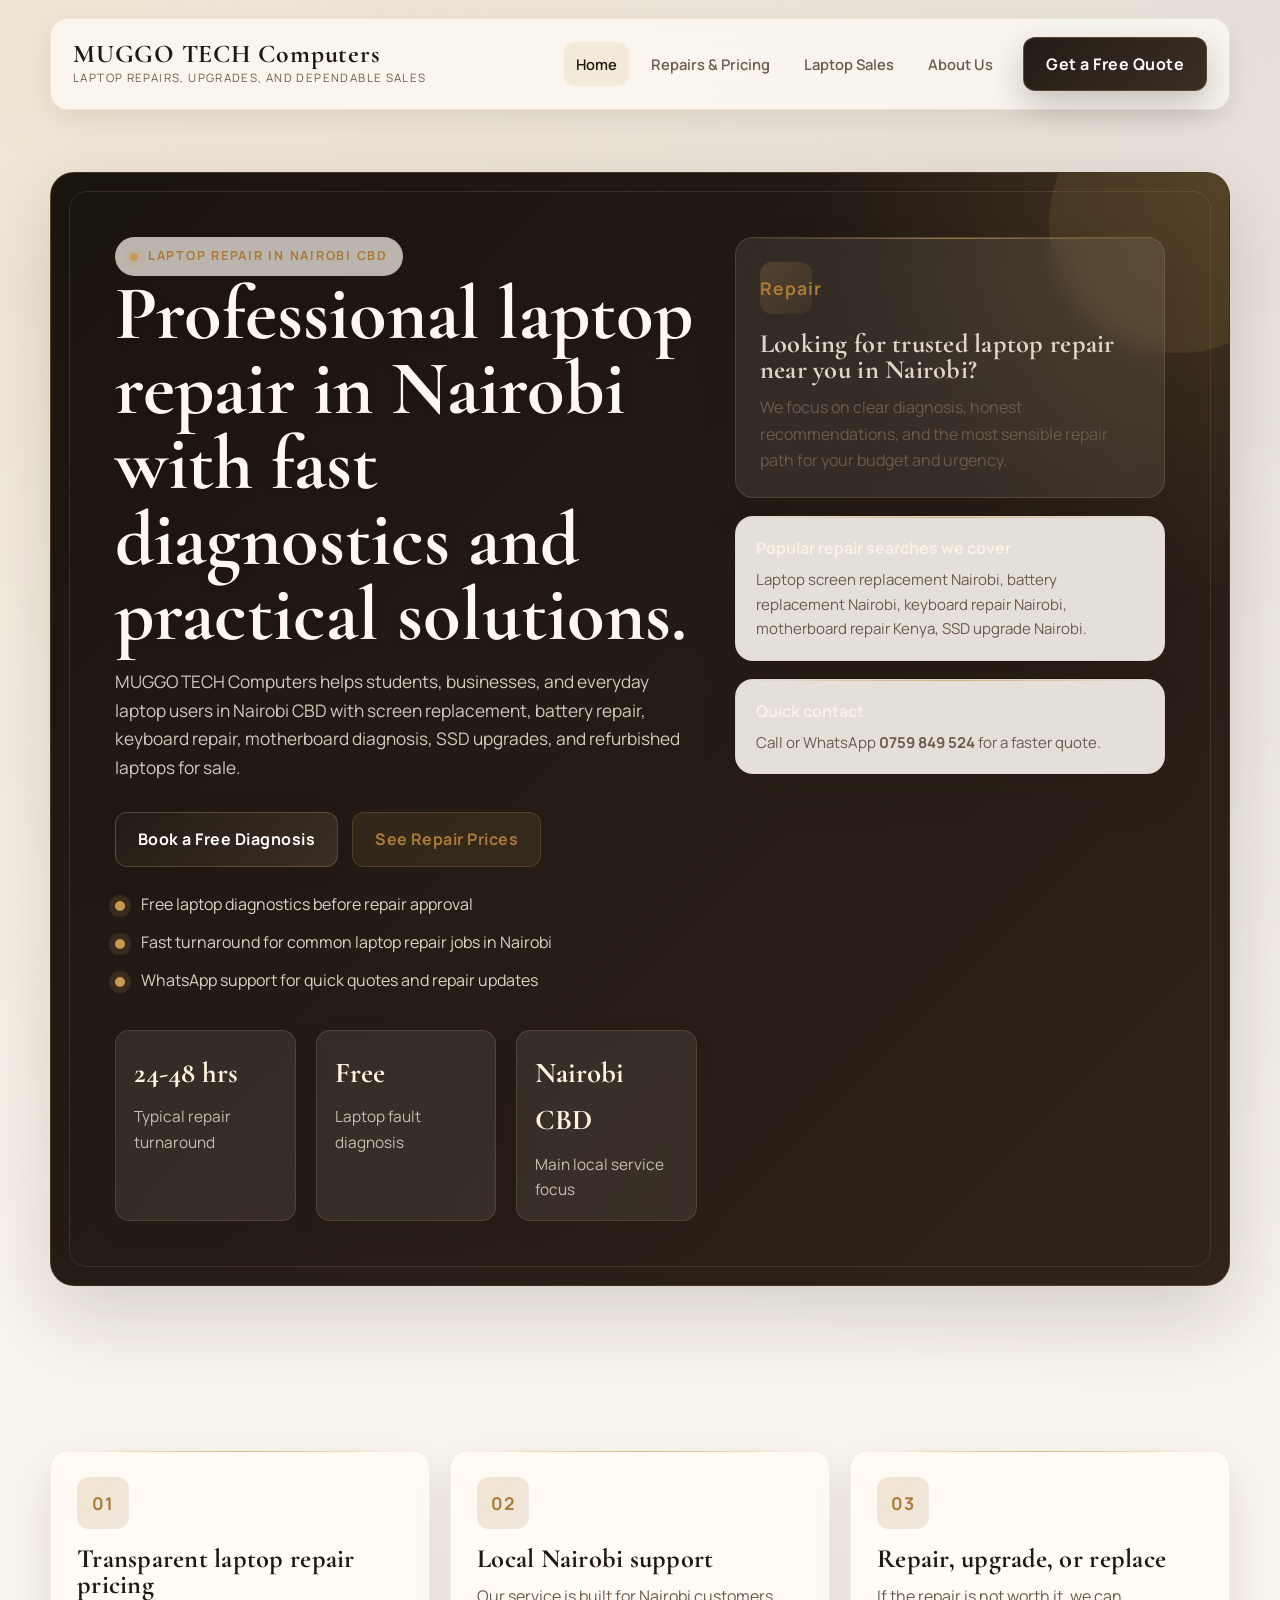
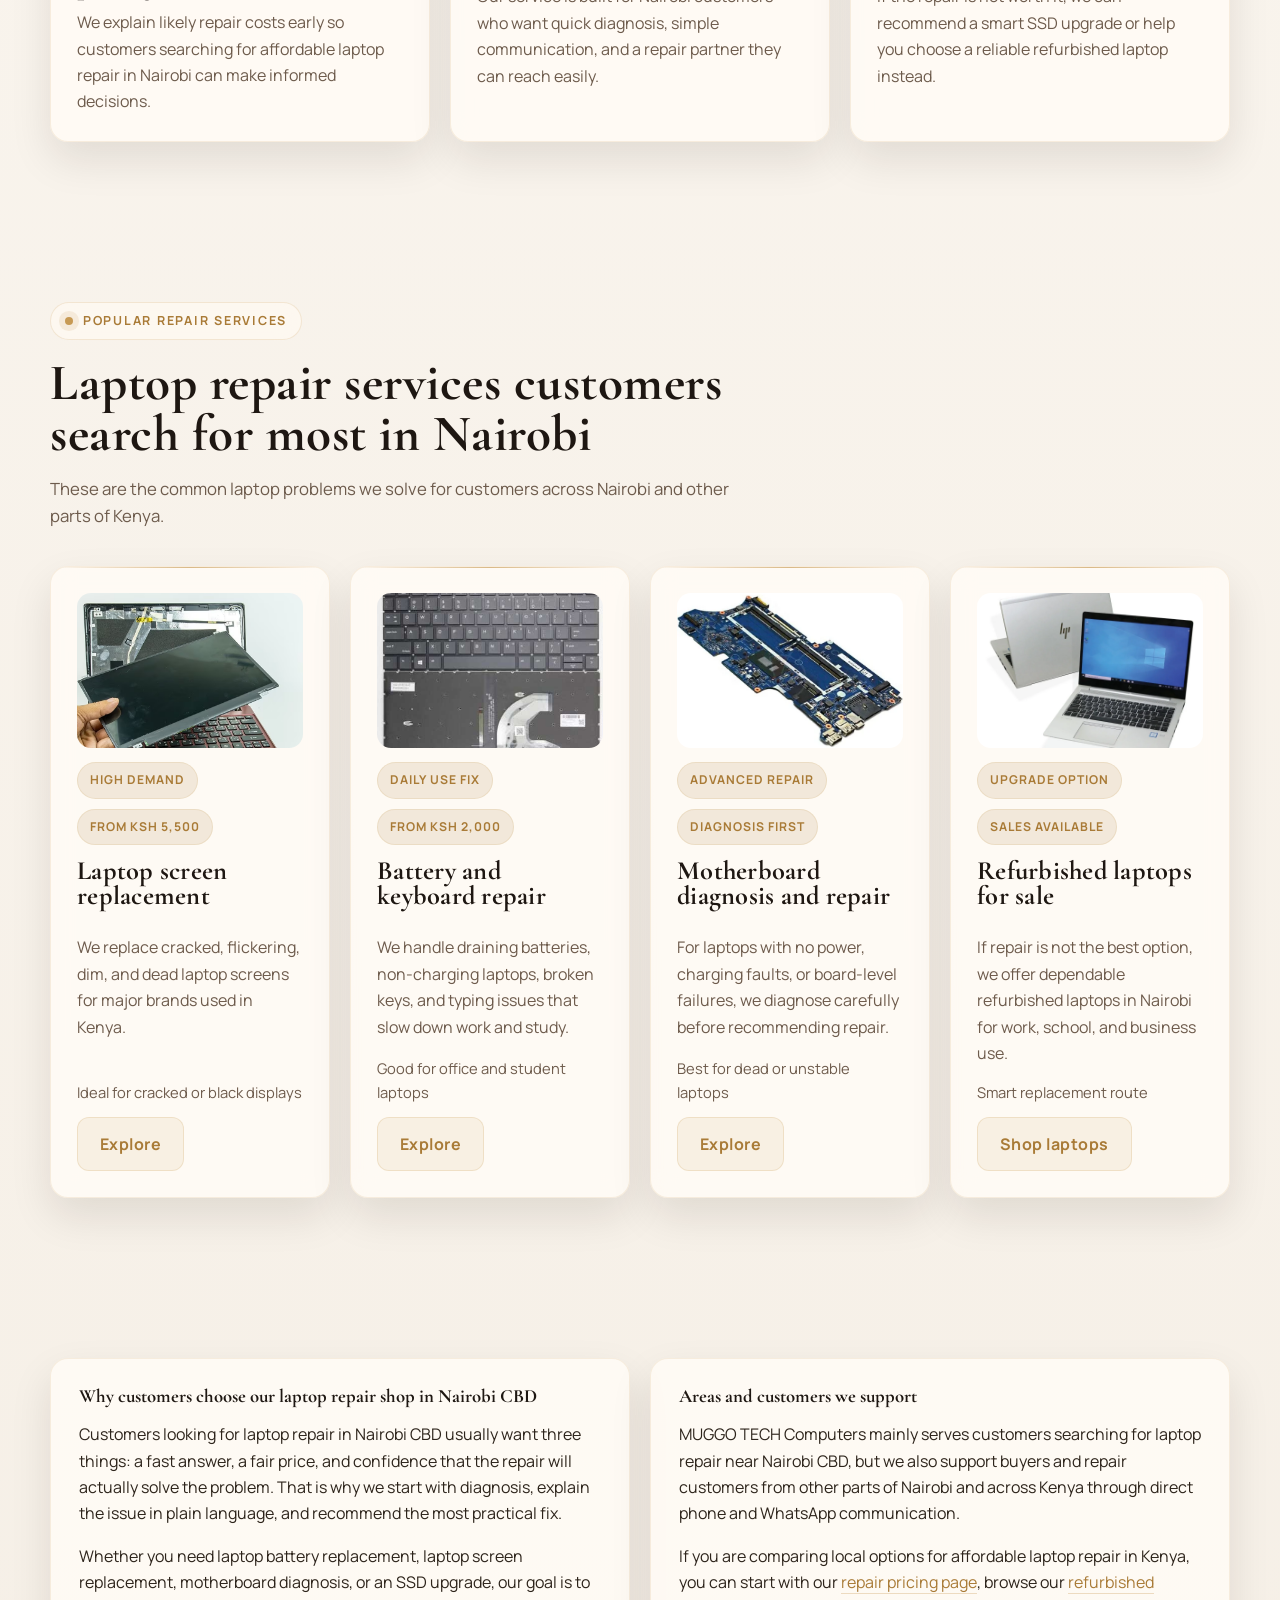
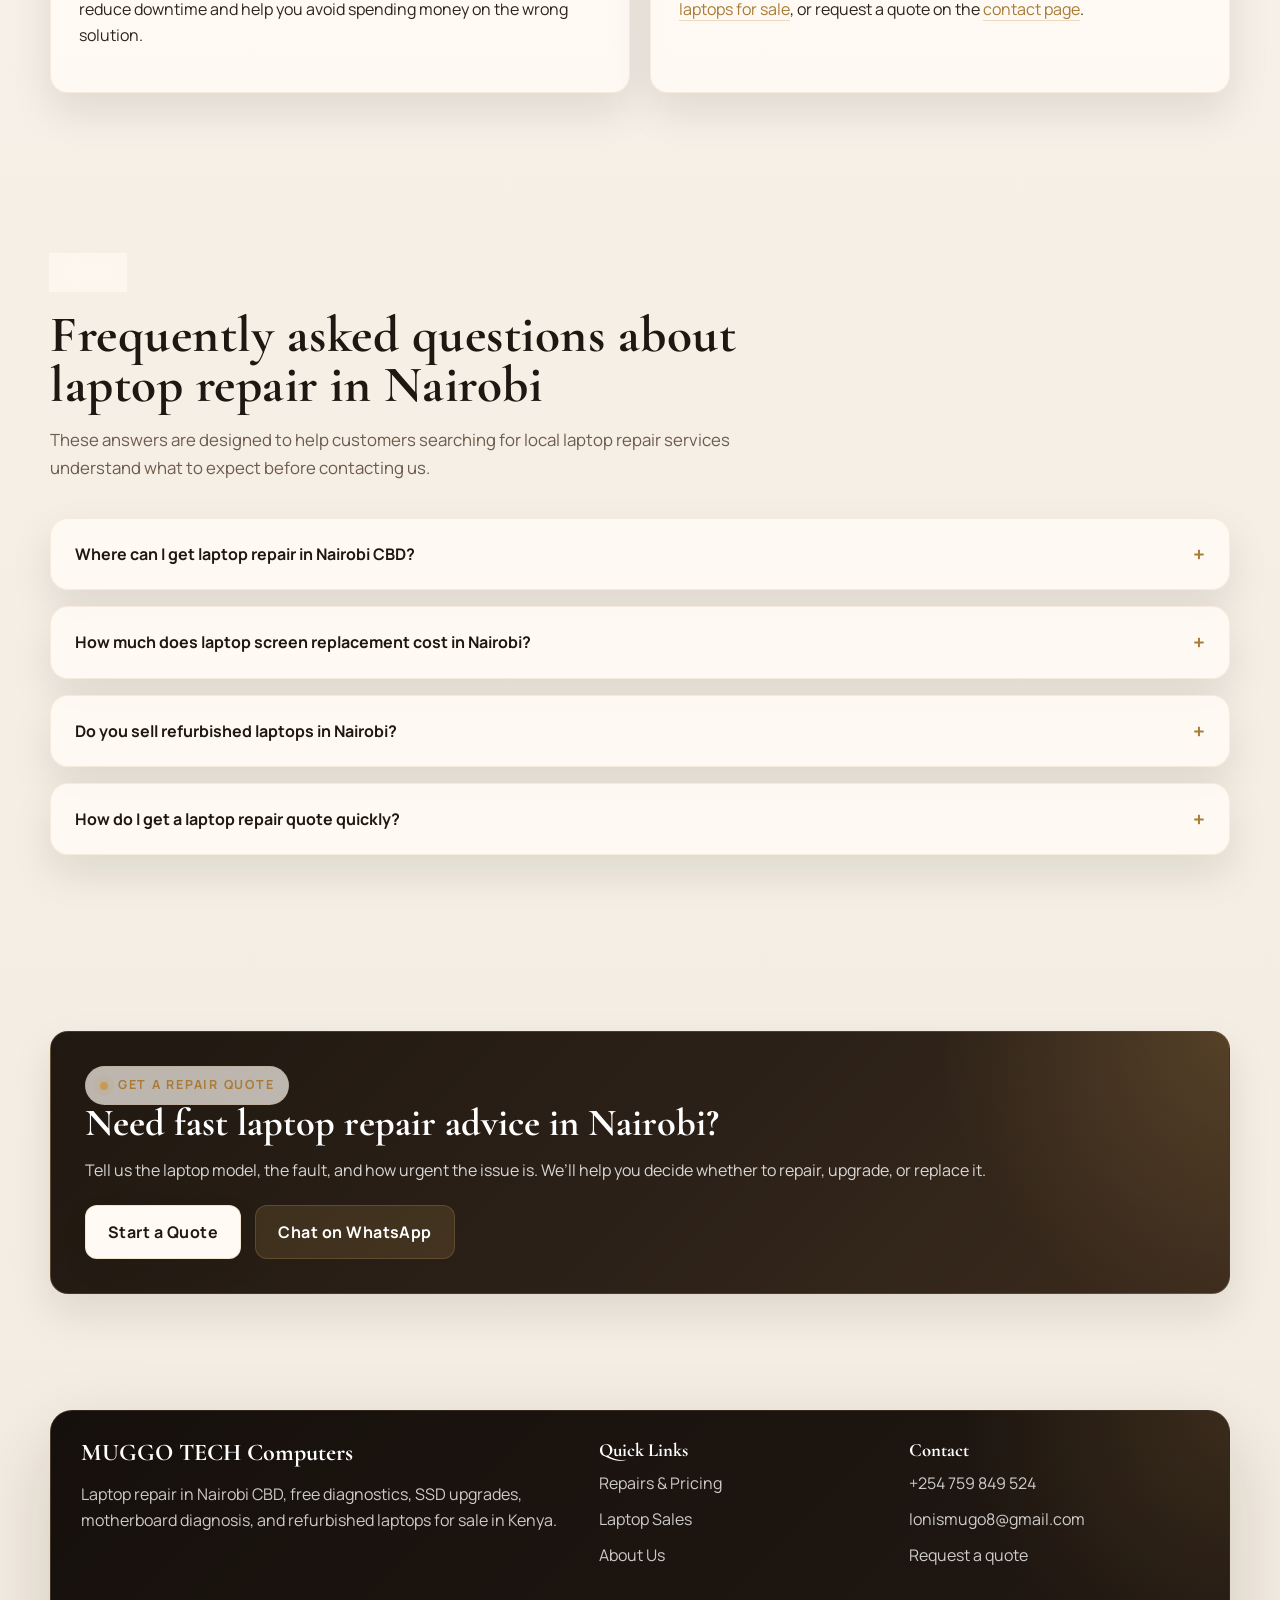
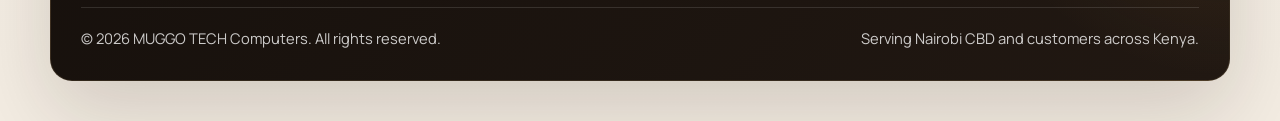
<file: index.html>
<!DOCTYPE html>
<html lang="en">
<head>
    <meta charset="UTF-8">
    <meta name="viewport" content="width=device-width, initial-scale=1.0">
    <title>Laptop Repair in Nairobi CBD | Screen, Battery & Motherboard Repair | MUGGO TECH Computers</title>
    <meta name="description" content="Need laptop repair in Nairobi CBD? MUGGO TECH Computers offers screen replacement, battery repair, keyboard repair, motherboard diagnosis, SSD upgrades, and refurbished laptops for sale in Kenya.">
    <meta name="robots" content="index, follow, max-image-preview:large, max-snippet:-1, max-video-preview:-1">
    <meta name="author" content="MUGGO TECH Computers">
    <meta property="og:title" content="Laptop Repair in Nairobi CBD | MUGGO TECH Computers">
    <meta property="og:description" content="Professional laptop repair in Nairobi CBD with free diagnostics, fast turnaround, and quality refurbished laptops for sale.">
    <meta property="og:type" content="website">
    <meta property="og:site_name" content="MUGGO TECH Computers">
    <meta property="og:locale" content="en_KE">
    <meta name="twitter:card" content="summary">
    <meta name="twitter:title" content="Laptop Repair in Nairobi CBD | MUGGO TECH Computers">
    <meta name="twitter:description" content="Screen replacement, battery repair, motherboard diagnosis, SSD upgrades, and laptop sales in Nairobi.">
    <link rel="preconnect" href="https://fonts.googleapis.com">
    <link rel="preconnect" href="https://fonts.gstatic.com" crossorigin>
    <link href="https://fonts.googleapis.com/css2?family=Cormorant+Garamond:wght@500;600;700&family=Manrope:wght@400;500;600;700;800&display=swap" rel="stylesheet">
    <link rel="stylesheet" href="style.css">
    <script type="application/ld+json">
        {
            "@context": "https://schema.org",
            "@type": "LocalBusiness",
            "name": "MUGGO TECH Computers",
            "description": "Laptop repair and refurbished laptop sales business in Nairobi CBD offering screen replacement, battery repair, motherboard diagnosis, SSD upgrades, software support, and free diagnostics.",
            "telephone": "+254759849524",
            "email": "lonismugo8@gmail.com",
            "address": {
                "@type": "PostalAddress",
                "addressLocality": "Nairobi",
                "addressCountry": "KE"
            },
            "areaServed": [
                {
                    "@type": "City",
                    "name": "Nairobi"
                },
                {
                    "@type": "Country",
                    "name": "Kenya"
                }
            ],
            "hasOfferCatalog": {
                "@type": "OfferCatalog",
                "name": "Laptop Repair Services",
                "itemListElement": [
                    {
                        "@type": "Offer",
                        "itemOffered": {
                            "@type": "Service",
                            "name": "Laptop Screen Replacement"
                        }
                    },
                    {
                        "@type": "Offer",
                        "itemOffered": {
                            "@type": "Service",
                            "name": "Laptop Battery Replacement"
                        }
                    },
                    {
                        "@type": "Offer",
                        "itemOffered": {
                            "@type": "Service",
                            "name": "Laptop Keyboard Repair"
                        }
                    },
                    {
                        "@type": "Offer",
                        "itemOffered": {
                            "@type": "Service",
                            "name": "Motherboard Diagnosis and Repair"
                        }
                    }
                ]
            }
        }
    </script>
    <script type="application/ld+json">
        {
            "@context": "https://schema.org",
            "@type": "FAQPage",
            "mainEntity": [
                {
                    "@type": "Question",
                    "name": "Do you offer laptop repair in Nairobi CBD?",
                    "acceptedAnswer": {
                        "@type": "Answer",
                        "text": "Yes. MUGGO TECH Computers provides laptop repair services in Nairobi CBD for screen replacement, battery repair, keyboard repair, motherboard diagnosis, SSD upgrades, and software issues."
                    }
                },
                {
                    "@type": "Question",
                    "name": "Do you charge for laptop diagnosis?",
                    "acceptedAnswer": {
                        "@type": "Answer",
                        "text": "We offer free diagnostics before repair approval so customers can understand the likely fault and the recommended solution first."
                    }
                },
                {
                    "@type": "Question",
                    "name": "How long does laptop repair take?",
                    "acceptedAnswer": {
                        "@type": "Answer",
                        "text": "Many common laptop repairs are completed within 24 to 48 hours, while complex motherboard and liquid damage cases may take longer after diagnosis."
                    }
                },
                {
                    "@type": "Question",
                    "name": "Do you also sell laptops in Nairobi?",
                    "acceptedAnswer": {
                        "@type": "Answer",
                        "text": "Yes. We sell refurbished laptops in Nairobi, including business-class HP and Lenovo models selected for reliability and value."
                    }
                }
            ]
        }
    </script>
    <script src="script.js" defer></script>
</head>
<body>
    <a class="skip-link" href="#main">Skip to content</a>

    <header class="site-header">
        <div class="container">
            <div class="nav-shell">
                <a class="logo-wrap" href="index.html">
                    <span class="logo">MUGGO TECH Computers</span>
                    <span class="logo-tagline">Laptop repairs, upgrades, and dependable sales</span>
                </a>

                <nav class="desktop-nav" aria-label="Primary navigation">
                    <a class="nav-link" data-page href="index.html">Home</a>
                    <a class="nav-link" data-page href="services.html">Repairs & Pricing</a>
                    <a class="nav-link" data-page href="sales.html">Laptop Sales</a>
                    <a class="nav-link" data-page href="about-us.html">About Us</a>
                    <a class="btn btn-primary nav-cta" data-page href="contact.html">Get a Free Quote</a>
                </nav>

                <button class="menu-toggle" type="button" aria-expanded="false" aria-label="Open mobile menu">
                    <span></span>
                </button>
            </div>
        </div>
    </header>

    <div class="mobile-menu" aria-hidden="true">
        <div class="mobile-menu-backdrop"></div>
        <nav class="mobile-nav" aria-label="Mobile navigation">
            <a class="nav-link" data-page href="index.html">Home</a>
            <a class="nav-link" data-page href="services.html">Repairs & Pricing</a>
            <a class="nav-link" data-page href="sales.html">Laptop Sales</a>
            <a class="nav-link" data-page href="about-us.html">About Us</a>
            <a class="btn btn-primary" data-page href="contact.html">Get a Free Quote</a>
        </nav>
    </div>

    <main id="main">
        <section class="hero">
            <div class="container">
                <div class="hero-panel reveal">
                    <div class="hero-grid">
                        <div class="hero-copy">
                            <span class="eyebrow">Laptop repair in Nairobi CBD</span>
                            <h1>Professional laptop repair in Nairobi with fast diagnostics and practical solutions.</h1>
                            <p>MUGGO TECH Computers helps students, businesses, and everyday laptop users in Nairobi CBD with screen replacement, battery repair, keyboard repair, motherboard diagnosis, SSD upgrades, and refurbished laptops for sale.</p>

                            <div class="hero-actions">
                                <a class="btn btn-primary" href="contact.html">Book a Free Diagnosis</a>
                                <a class="btn btn-secondary" href="services.html">See Repair Prices</a>
                            </div>

                            <ul class="hero-points">
                                <li>Free laptop diagnostics before repair approval</li>
                                <li>Fast turnaround for common laptop repair jobs in Nairobi</li>
                                <li>WhatsApp support for quick quotes and repair updates</li>
                            </ul>

                            <div class="hero-stats">
                                <div class="stat-card">
                                    <div class="stat-value">24-48 hrs</div>
                                    <div class="stat-label">Typical repair turnaround</div>
                                </div>
                                <div class="stat-card">
                                    <div class="stat-value">Free</div>
                                    <div class="stat-label">Laptop fault diagnosis</div>
                                </div>
                                <div class="stat-card">
                                    <div class="stat-value">Nairobi CBD</div>
                                    <div class="stat-label">Main local service focus</div>
                                </div>
                            </div>
                        </div>

                        <aside class="hero-side">
                            <div class="hero-side-card">
                                <span class="icon-badge">Repair</span>
                                <h2>Looking for trusted laptop repair near you in Nairobi?</h2>
                                <p>We focus on clear diagnosis, honest recommendations, and the most sensible repair path for your budget and urgency.</p>
                            </div>

                            <div class="mini-card">
                                <div class="mini-card-title">Popular repair searches we cover</div>
                                <div class="mini-card-meta">Laptop screen replacement Nairobi, battery replacement Nairobi, keyboard repair Nairobi, motherboard repair Kenya, SSD upgrade Nairobi.</div>
                            </div>

                            <div class="mini-card">
                                <div class="mini-card-title">Quick contact</div>
                                <div class="mini-card-meta">Call or WhatsApp <strong>0759 849 524</strong> for a faster quote.</div>
                            </div>
                        </aside>
                    </div>
                </div>
            </div>
        </section>

        <section class="section-tight">
            <div class="container">
                <div class="feature-grid">
                    <article class="feature-card reveal">
                        <span class="icon-badge">01</span>
                        <h3>Transparent laptop repair pricing</h3>
                        <p>We explain likely repair costs early so customers searching for affordable laptop repair in Nairobi can make informed decisions.</p>
                    </article>

                    <article class="feature-card reveal">
                        <span class="icon-badge">02</span>
                        <h3>Local Nairobi support</h3>
                        <p>Our service is built for Nairobi customers who want quick diagnosis, simple communication, and a repair partner they can reach easily.</p>
                    </article>

                    <article class="feature-card reveal">
                        <span class="icon-badge">03</span>
                        <h3>Repair, upgrade, or replace</h3>
                        <p>If the repair is not worth it, we can recommend a smart SSD upgrade or help you choose a reliable refurbished laptop instead.</p>
                    </article>
                </div>
            </div>
        </section>

        <section class="section">
            <div class="container">
                <div class="section-heading reveal">
                    <span class="eyebrow">Popular repair services</span>
                    <h2>Laptop repair services customers search for most in Nairobi</h2>
                    <p>These are the common laptop problems we solve for customers across Nairobi and other parts of Kenya.</p>
                </div>

                <div class="service-grid">
                    <article class="service-card reveal">
                        <img class="service-image" src="images/screen.avif" alt="Laptop screen replacement in Nairobi">
                        <div class="service-meta">
                            <span class="badge">High demand</span>
                            <span class="badge">From KSh 5,500</span>
                        </div>
                        <h3>Laptop screen replacement</h3>
                        <p>We replace cracked, flickering, dim, and dead laptop screens for major brands used in Kenya.</p>
                        <div class="card-footer">
                            <span class="price-note">Ideal for cracked or black displays</span>
                            <a class="btn btn-secondary" href="services.html#screen-replacement">Explore</a>
                        </div>
                    </article>

                    <article class="service-card reveal">
                        <img class="service-image" src="images/keyboard.jpg" alt="Laptop keyboard and battery repair in Nairobi">
                        <div class="service-meta">
                            <span class="badge">Daily use fix</span>
                            <span class="badge">From KSh 2,000</span>
                        </div>
                        <h3>Battery and keyboard repair</h3>
                        <p>We handle draining batteries, non-charging laptops, broken keys, and typing issues that slow down work and study.</p>
                        <div class="card-footer">
                            <span class="price-note">Good for office and student laptops</span>
                            <a class="btn btn-secondary" href="services.html#battery-replacement">Explore</a>
                        </div>
                    </article>

                    <article class="service-card reveal">
                        <img class="service-image" src="images/motherboard.webp" alt="Laptop motherboard diagnosis and repair in Kenya">
                        <div class="service-meta">
                            <span class="badge">Advanced repair</span>
                            <span class="badge">Diagnosis first</span>
                        </div>
                        <h3>Motherboard diagnosis and repair</h3>
                        <p>For laptops with no power, charging faults, or board-level failures, we diagnose carefully before recommending repair.</p>
                        <div class="card-footer">
                            <span class="price-note">Best for dead or unstable laptops</span>
                            <a class="btn btn-secondary" href="services.html#motherboard-repair">Explore</a>
                        </div>
                    </article>

                    <article class="service-card reveal">
                        <img class="service-image" src="images/840 g5.webp" alt="Refurbished laptops for sale in Nairobi">
                        <div class="service-meta">
                            <span class="badge">Upgrade option</span>
                            <span class="badge">Sales available</span>
                        </div>
                        <h3>Refurbished laptops for sale</h3>
                        <p>If repair is not the best option, we offer dependable refurbished laptops in Nairobi for work, school, and business use.</p>
                        <div class="card-footer">
                            <span class="price-note">Smart replacement route</span>
                            <a class="btn btn-secondary" href="sales.html">Shop laptops</a>
                        </div>
                    </article>
                </div>
            </div>
        </section>

        <section class="section-tight">
            <div class="container">
                <div class="seo-columns">
                    <article class="copy-card reveal">
                        <h3>Why customers choose our laptop repair shop in Nairobi CBD</h3>
                        <p>Customers looking for laptop repair in Nairobi CBD usually want three things: a fast answer, a fair price, and confidence that the repair will actually solve the problem. That is why we start with diagnosis, explain the issue in plain language, and recommend the most practical fix.</p>
                        <p>Whether you need laptop battery replacement, laptop screen replacement, motherboard diagnosis, or an SSD upgrade, our goal is to reduce downtime and help you avoid spending money on the wrong solution.</p>
                    </article>

                    <article class="copy-card reveal">
                        <h3>Areas and customers we support</h3>
                        <p>MUGGO TECH Computers mainly serves customers searching for laptop repair near Nairobi CBD, but we also support buyers and repair customers from other parts of Nairobi and across Kenya through direct phone and WhatsApp communication.</p>
                        <p>If you are comparing local options for affordable laptop repair in Kenya, you can start with our <a class="inline-link" href="services.html">repair pricing page</a>, browse our <a class="inline-link" href="sales.html">refurbished laptops for sale</a>, or request a quote on the <a class="inline-link" href="contact.html">contact page</a>.</p>
                    </article>
                </div>
            </div>
        </section>

        <section class="section">
            <div class="container">
                <div class="section-heading reveal">
                    <span class="eyebrow">FAQ</span>
                    <h2>Frequently asked questions about laptop repair in Nairobi</h2>
                    <p>These answers are designed to help customers searching for local laptop repair services understand what to expect before contacting us.</p>
                </div>

                <div class="faq-list">
                    <details class="faq-item reveal">
                        <summary>Where can I get laptop repair in Nairobi CBD?</summary>
                        <div class="faq-answer">
                            <p>MUGGO TECH Computers provides laptop repair in Nairobi CBD for screen replacement, battery repair, keyboard faults, motherboard diagnosis, SSD upgrades, and software issues.</p>
                        </div>
                    </details>

                    <details class="faq-item reveal">
                        <summary>How much does laptop screen replacement cost in Nairobi?</summary>
                        <div class="faq-answer">
                            <p>Laptop screen replacement starts from KSh 5,500, but the final cost depends on the laptop brand, model, and screen type.</p>
                        </div>
                    </details>

                    <details class="faq-item reveal">
                        <summary>Do you sell refurbished laptops in Nairobi?</summary>
                        <div class="faq-answer">
                            <p>Yes. We sell refurbished laptops in Nairobi, including dependable business-class models that are well suited for office work, school, and remote work.</p>
                        </div>
                    </details>

                    <details class="faq-item reveal">
                        <summary>How do I get a laptop repair quote quickly?</summary>
                        <div class="faq-answer">
                            <p>The fastest way is to send your laptop model and problem on WhatsApp or use our quote form on the contact page so we can respond with the best next step.</p>
                        </div>
                    </details>
                </div>
            </div>
        </section>

        <section class="section">
            <div class="container">
                <div class="cta-banner reveal">
                    <span class="eyebrow">Get a repair quote</span>
                    <h2>Need fast laptop repair advice in Nairobi?</h2>
                    <p>Tell us the laptop model, the fault, and how urgent the issue is. We’ll help you decide whether to repair, upgrade, or replace it.</p>
                    <div class="cta-actions">
                        <a class="btn btn-light" href="contact.html">Start a Quote</a>
                        <a class="btn btn-secondary" href="https://wa.me/254759849524?text=Hello%20MUGGO%20TECH%20Computers%2C%20I%20need%20laptop%20repair%20help%20in%20Nairobi." target="_blank" rel="noopener">Chat on WhatsApp</a>
                    </div>
                </div>
            </div>
        </section>
    </main>

    <footer class="site-footer">
        <div class="container">
            <div class="footer-panel">
                <div class="footer-grid">
                    <div class="footer-brand">
                        <h2>MUGGO TECH Computers</h2>
                        <p>Laptop repair in Nairobi CBD, free diagnostics, SSD upgrades, motherboard diagnosis, and refurbished laptops for sale in Kenya.</p>
                    </div>

                    <div class="footer-column">
                        <h3>Quick Links</h3>
                        <a href="services.html">Repairs & Pricing</a>
                        <a href="sales.html">Laptop Sales</a>
                        <a href="about-us.html">About Us</a>
                    </div>

                    <div class="footer-column">
                        <h3>Contact</h3>
                        <a href="tel:+254759849524">+254 759 849 524</a>
                        <a href="mailto:lonismugo8@gmail.com">lonismugo8@gmail.com</a>
                        <a href="contact.html">Request a quote</a>
                    </div>
                </div>

                <div class="footer-bottom">
                    <span>&copy; <span id="currentYear"></span> MUGGO TECH Computers. All rights reserved.</span>
                    <span>Serving Nairobi CBD and customers across Kenya.</span>
                </div>
            </div>
        </div>
    </footer>
</body>
</html>
</file>
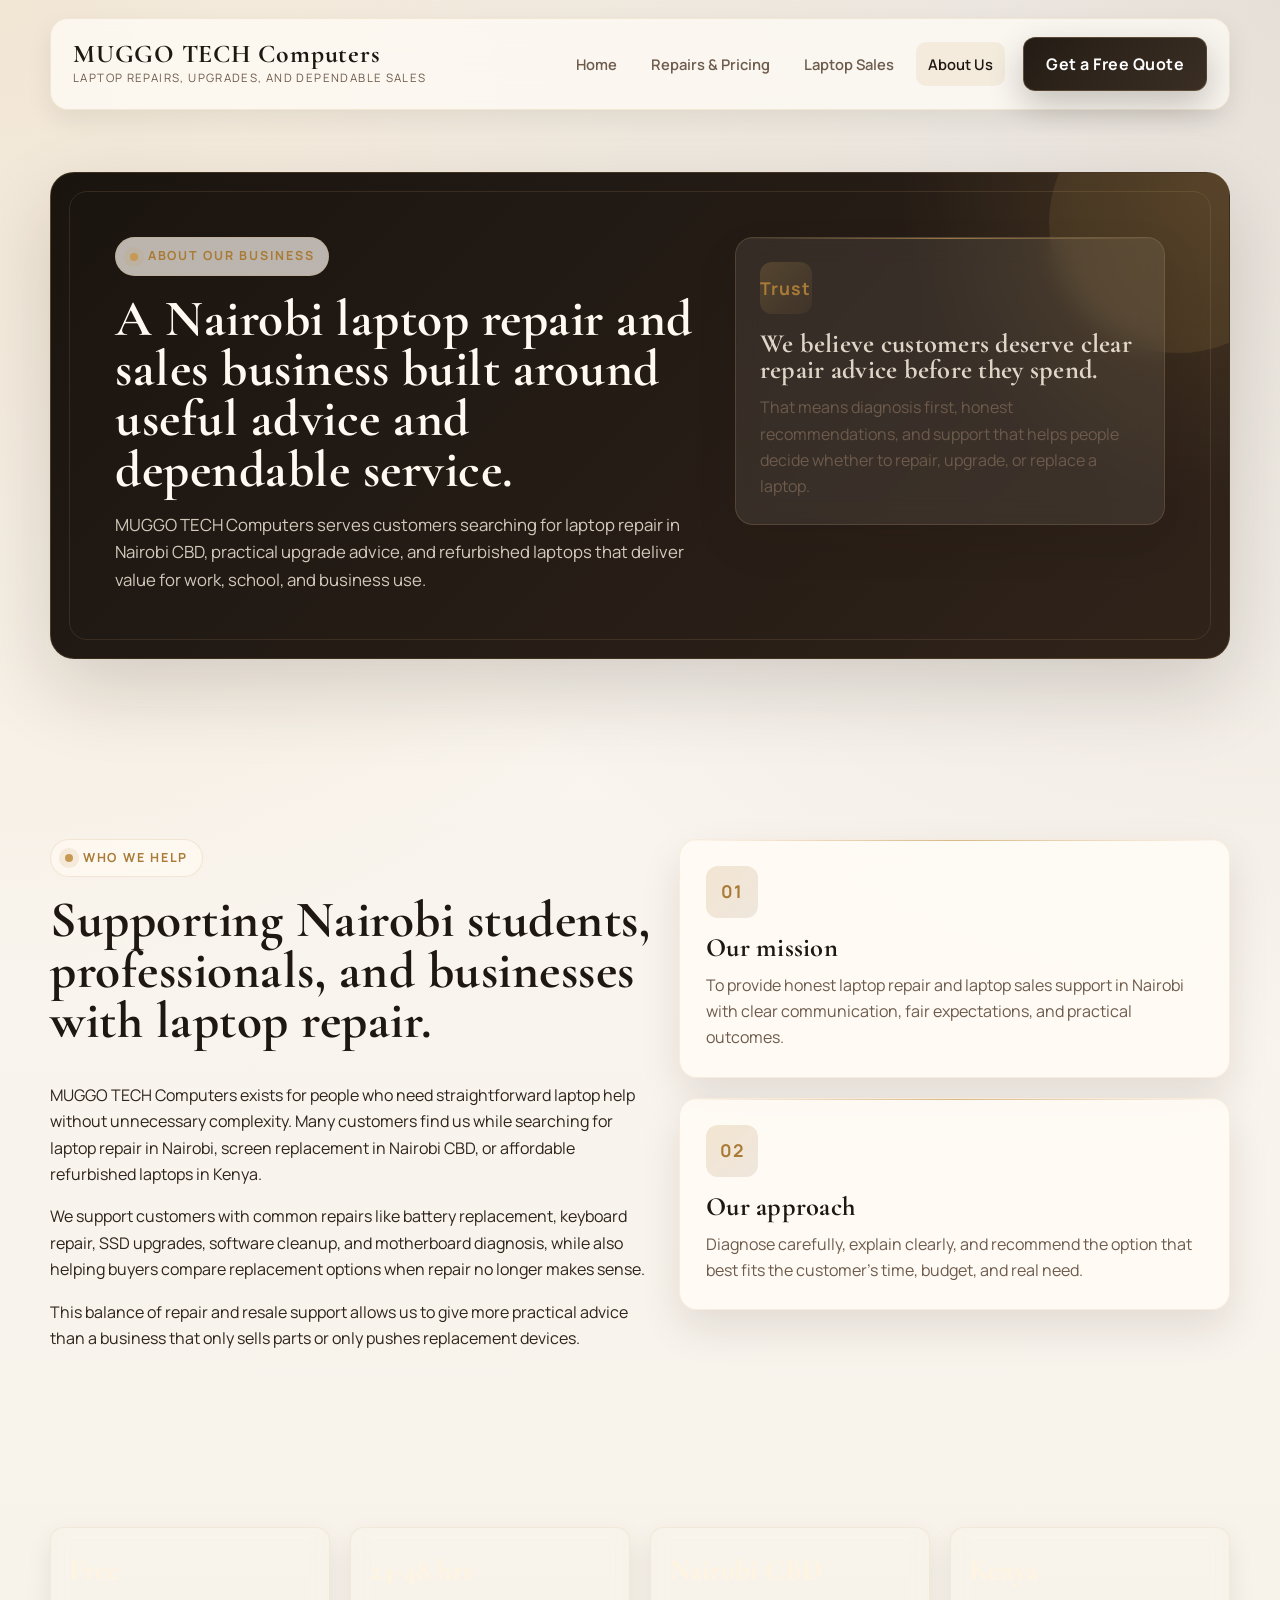
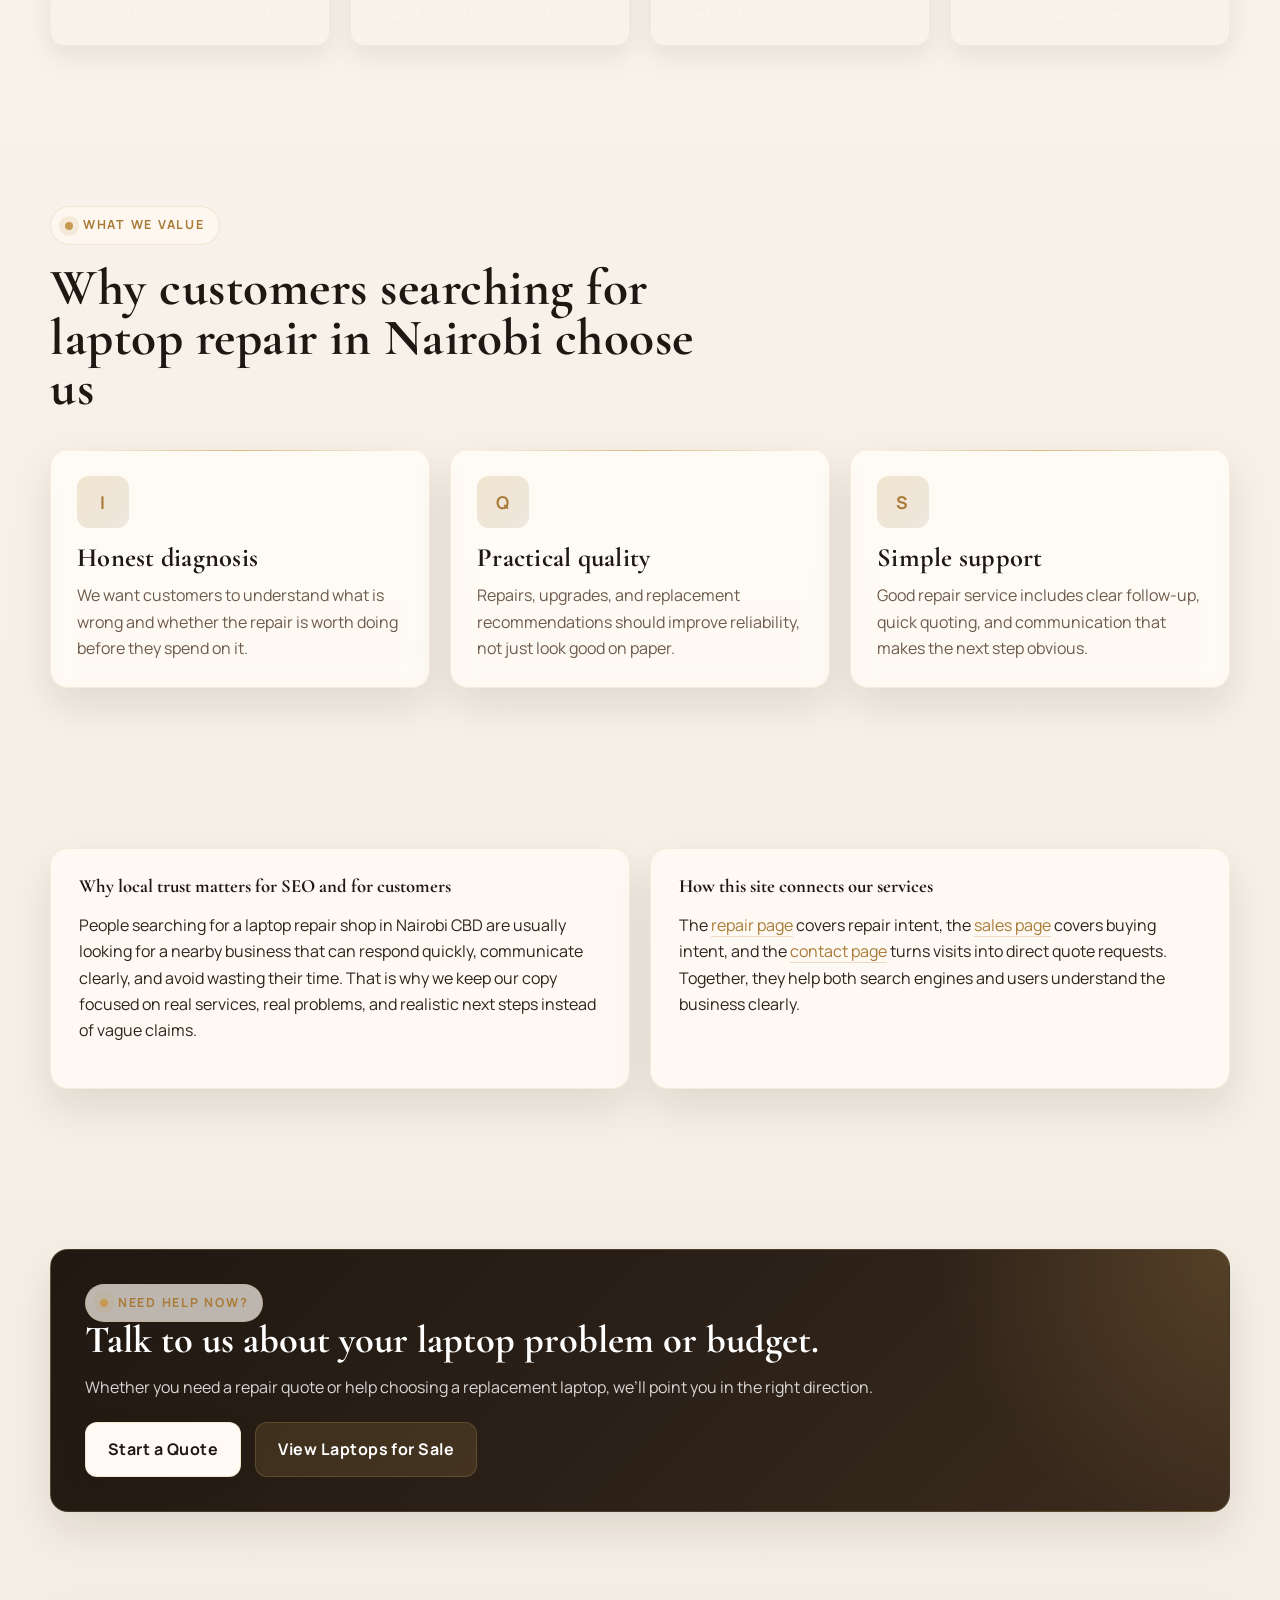
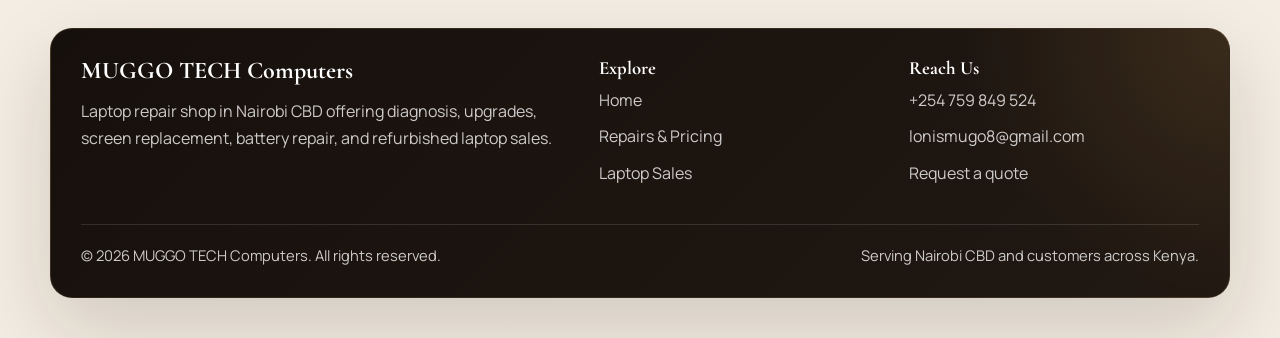
<file: about-us.html>
<!DOCTYPE html>
<html lang="en">
<head>
    <meta charset="UTF-8">
    <meta name="viewport" content="width=device-width, initial-scale=1.0">
    <title>About MUGGO TECH Computers | Laptop Repair Shop in Nairobi CBD</title>
    <meta name="description" content="Learn about MUGGO TECH Computers, a laptop repair shop in Nairobi CBD focused on screen replacement, battery repair, motherboard diagnosis, SSD upgrades, and refurbished laptop sales in Kenya.">
    <meta name="robots" content="index, follow, max-image-preview:large, max-snippet:-1, max-video-preview:-1">
    <meta property="og:title" content="About MUGGO TECH Computers | Laptop Repair Shop in Nairobi">
    <meta property="og:description" content="Meet the Nairobi laptop repair and refurbished laptop team focused on honest diagnosis, practical recommendations, and dependable support.">
    <meta property="og:type" content="website">
    <meta property="og:site_name" content="MUGGO TECH Computers">
    <meta property="og:locale" content="en_KE">
    <meta name="twitter:card" content="summary">
    <meta name="twitter:title" content="About MUGGO TECH Computers">
    <meta name="twitter:description" content="Laptop repair shop in Nairobi CBD with practical repair guidance and refurbished laptop sales.">
    <link rel="preconnect" href="https://fonts.googleapis.com">
    <link rel="preconnect" href="https://fonts.gstatic.com" crossorigin>
    <link href="https://fonts.googleapis.com/css2?family=Cormorant+Garamond:wght@500;600;700&family=Manrope:wght@400;500;600;700;800&display=swap" rel="stylesheet">
    <link rel="stylesheet" href="style.css">
    <script type="application/ld+json">
        {
            "@context": "https://schema.org",
            "@type": "AboutPage",
            "name": "About MUGGO TECH Computers",
            "description": "Background information about MUGGO TECH Computers, a Nairobi CBD laptop repair and refurbished laptop business."
        }
    </script>
    <script src="script.js" defer></script>
</head>
<body>
    <a class="skip-link" href="#main">Skip to content</a>

    <header class="site-header">
        <div class="container">
            <div class="nav-shell">
                <a class="logo-wrap" href="index.html">
                    <span class="logo">MUGGO TECH Computers</span>
                    <span class="logo-tagline">Laptop repairs, upgrades, and dependable sales</span>
                </a>

                <nav class="desktop-nav" aria-label="Primary navigation">
                    <a class="nav-link" data-page href="index.html">Home</a>
                    <a class="nav-link" data-page href="services.html">Repairs & Pricing</a>
                    <a class="nav-link" data-page href="sales.html">Laptop Sales</a>
                    <a class="nav-link" data-page href="about-us.html">About Us</a>
                    <a class="btn btn-primary nav-cta" data-page href="contact.html">Get a Free Quote</a>
                </nav>

                <button class="menu-toggle" type="button" aria-expanded="false" aria-label="Open mobile menu">
                    <span></span>
                </button>
            </div>
        </div>
    </header>

    <div class="mobile-menu" aria-hidden="true">
        <div class="mobile-menu-backdrop"></div>
        <nav class="mobile-nav" aria-label="Mobile navigation">
            <a class="nav-link" data-page href="index.html">Home</a>
            <a class="nav-link" data-page href="services.html">Repairs & Pricing</a>
            <a class="nav-link" data-page href="sales.html">Laptop Sales</a>
            <a class="nav-link" data-page href="about-us.html">About Us</a>
            <a class="btn btn-primary" data-page href="contact.html">Get a Free Quote</a>
        </nav>
    </div>

    <main id="main">
        <section class="hero">
            <div class="container">
                <div class="page-hero-panel reveal">
                    <div class="page-hero-grid">
                        <div class="page-hero-copy">
                            <span class="eyebrow">About our business</span>
                            <h1>A Nairobi laptop repair and sales business built around useful advice and dependable service.</h1>
                            <p>MUGGO TECH Computers serves customers searching for laptop repair in Nairobi CBD, practical upgrade advice, and refurbished laptops that deliver value for work, school, and business use.</p>
                        </div>

                        <aside class="hero-side">
                            <div class="hero-side-card">
                                <span class="icon-badge">Trust</span>
                                <h2>We believe customers deserve clear repair advice before they spend.</h2>
                                <p>That means diagnosis first, honest recommendations, and support that helps people decide whether to repair, upgrade, or replace a laptop.</p>
                            </div>
                        </aside>
                    </div>
                </div>
            </div>
        </section>

        <section class="section">
            <div class="container">
                <div class="story-grid">
                    <div class="story-copy reveal">
                        <span class="eyebrow">Who we help</span>
                        <div class="section-heading">
                            <h2>Supporting Nairobi students, professionals, and businesses with laptop repair.</h2>
                        </div>
                        <p>MUGGO TECH Computers exists for people who need straightforward laptop help without unnecessary complexity. Many customers find us while searching for laptop repair in Nairobi, screen replacement in Nairobi CBD, or affordable refurbished laptops in Kenya.</p>
                        <p>We support customers with common repairs like battery replacement, keyboard repair, SSD upgrades, software cleanup, and motherboard diagnosis, while also helping buyers compare replacement options when repair no longer makes sense.</p>
                        <p>This balance of repair and resale support allows us to give more practical advice than a business that only sells parts or only pushes replacement devices.</p>
                    </div>

                    <div class="story-stack">
                        <article class="story-card reveal">
                            <span class="icon-badge">01</span>
                            <h3>Our mission</h3>
                            <p>To provide honest laptop repair and laptop sales support in Nairobi with clear communication, fair expectations, and practical outcomes.</p>
                        </article>

                        <article class="story-card reveal">
                            <span class="icon-badge">02</span>
                            <h3>Our approach</h3>
                            <p>Diagnose carefully, explain clearly, and recommend the option that best fits the customer’s time, budget, and real need.</p>
                        </article>
                    </div>
                </div>
            </div>
        </section>

        <section class="section-tight">
            <div class="container">
                <div class="stats-grid">
                    <div class="stat-card reveal">
                        <div class="stat-value">Free</div>
                        <div class="stat-label">Diagnostics before approval</div>
                    </div>
                    <div class="stat-card reveal">
                        <div class="stat-value">24-48 hrs</div>
                        <div class="stat-label">Typical repair turnaround</div>
                    </div>
                    <div class="stat-card reveal">
                        <div class="stat-value">Nairobi CBD</div>
                        <div class="stat-label">Core local search focus</div>
                    </div>
                    <div class="stat-card reveal">
                        <div class="stat-value">Kenya</div>
                        <div class="stat-label">Customers served beyond Nairobi</div>
                    </div>
                </div>
            </div>
        </section>

        <section class="section">
            <div class="container">
                <div class="section-heading reveal">
                    <span class="eyebrow">What we value</span>
                    <h2>Why customers searching for laptop repair in Nairobi choose us</h2>
                </div>

                <div class="values-grid">
                    <article class="value-card reveal">
                        <span class="icon-badge">I</span>
                        <h3>Honest diagnosis</h3>
                        <p>We want customers to understand what is wrong and whether the repair is worth doing before they spend on it.</p>
                    </article>

                    <article class="value-card reveal">
                        <span class="icon-badge">Q</span>
                        <h3>Practical quality</h3>
                        <p>Repairs, upgrades, and replacement recommendations should improve reliability, not just look good on paper.</p>
                    </article>

                    <article class="value-card reveal">
                        <span class="icon-badge">S</span>
                        <h3>Simple support</h3>
                        <p>Good repair service includes clear follow-up, quick quoting, and communication that makes the next step obvious.</p>
                    </article>
                </div>
            </div>
        </section>

        <section class="section-tight">
            <div class="container">
                <div class="seo-columns">
                    <article class="copy-card reveal">
                        <h3>Why local trust matters for SEO and for customers</h3>
                        <p>People searching for a laptop repair shop in Nairobi CBD are usually looking for a nearby business that can respond quickly, communicate clearly, and avoid wasting their time. That is why we keep our copy focused on real services, real problems, and realistic next steps instead of vague claims.</p>
                    </article>

                    <article class="copy-card reveal">
                        <h3>How this site connects our services</h3>
                        <p>The <a class="inline-link" href="services.html">repair page</a> covers repair intent, the <a class="inline-link" href="sales.html">sales page</a> covers buying intent, and the <a class="inline-link" href="contact.html">contact page</a> turns visits into direct quote requests. Together, they help both search engines and users understand the business clearly.</p>
                    </article>
                </div>
            </div>
        </section>

        <section class="section">
            <div class="container">
                <div class="cta-banner reveal">
                    <span class="eyebrow">Need help now?</span>
                    <h2>Talk to us about your laptop problem or budget.</h2>
                    <p>Whether you need a repair quote or help choosing a replacement laptop, we’ll point you in the right direction.</p>
                    <div class="cta-actions">
                        <a class="btn btn-light" href="contact.html">Start a Quote</a>
                        <a class="btn btn-secondary" href="sales.html">View Laptops for Sale</a>
                    </div>
                </div>
            </div>
        </section>
    </main>

    <footer class="site-footer">
        <div class="container">
            <div class="footer-panel">
                <div class="footer-grid">
                    <div class="footer-brand">
                        <h2>MUGGO TECH Computers</h2>
                        <p>Laptop repair shop in Nairobi CBD offering diagnosis, upgrades, screen replacement, battery repair, and refurbished laptop sales.</p>
                    </div>

                    <div class="footer-column">
                        <h3>Explore</h3>
                        <a href="index.html">Home</a>
                        <a href="services.html">Repairs & Pricing</a>
                        <a href="sales.html">Laptop Sales</a>
                    </div>

                    <div class="footer-column">
                        <h3>Reach Us</h3>
                        <a href="tel:+254759849524">+254 759 849 524</a>
                        <a href="mailto:lonismugo8@gmail.com">lonismugo8@gmail.com</a>
                        <a href="contact.html">Request a quote</a>
                    </div>
                </div>

                <div class="footer-bottom">
                    <span>&copy; <span id="currentYear"></span> MUGGO TECH Computers. All rights reserved.</span>
                    <span>Serving Nairobi CBD and customers across Kenya.</span>
                </div>
            </div>
        </div>
    </footer>
</body>
</html>
</file>
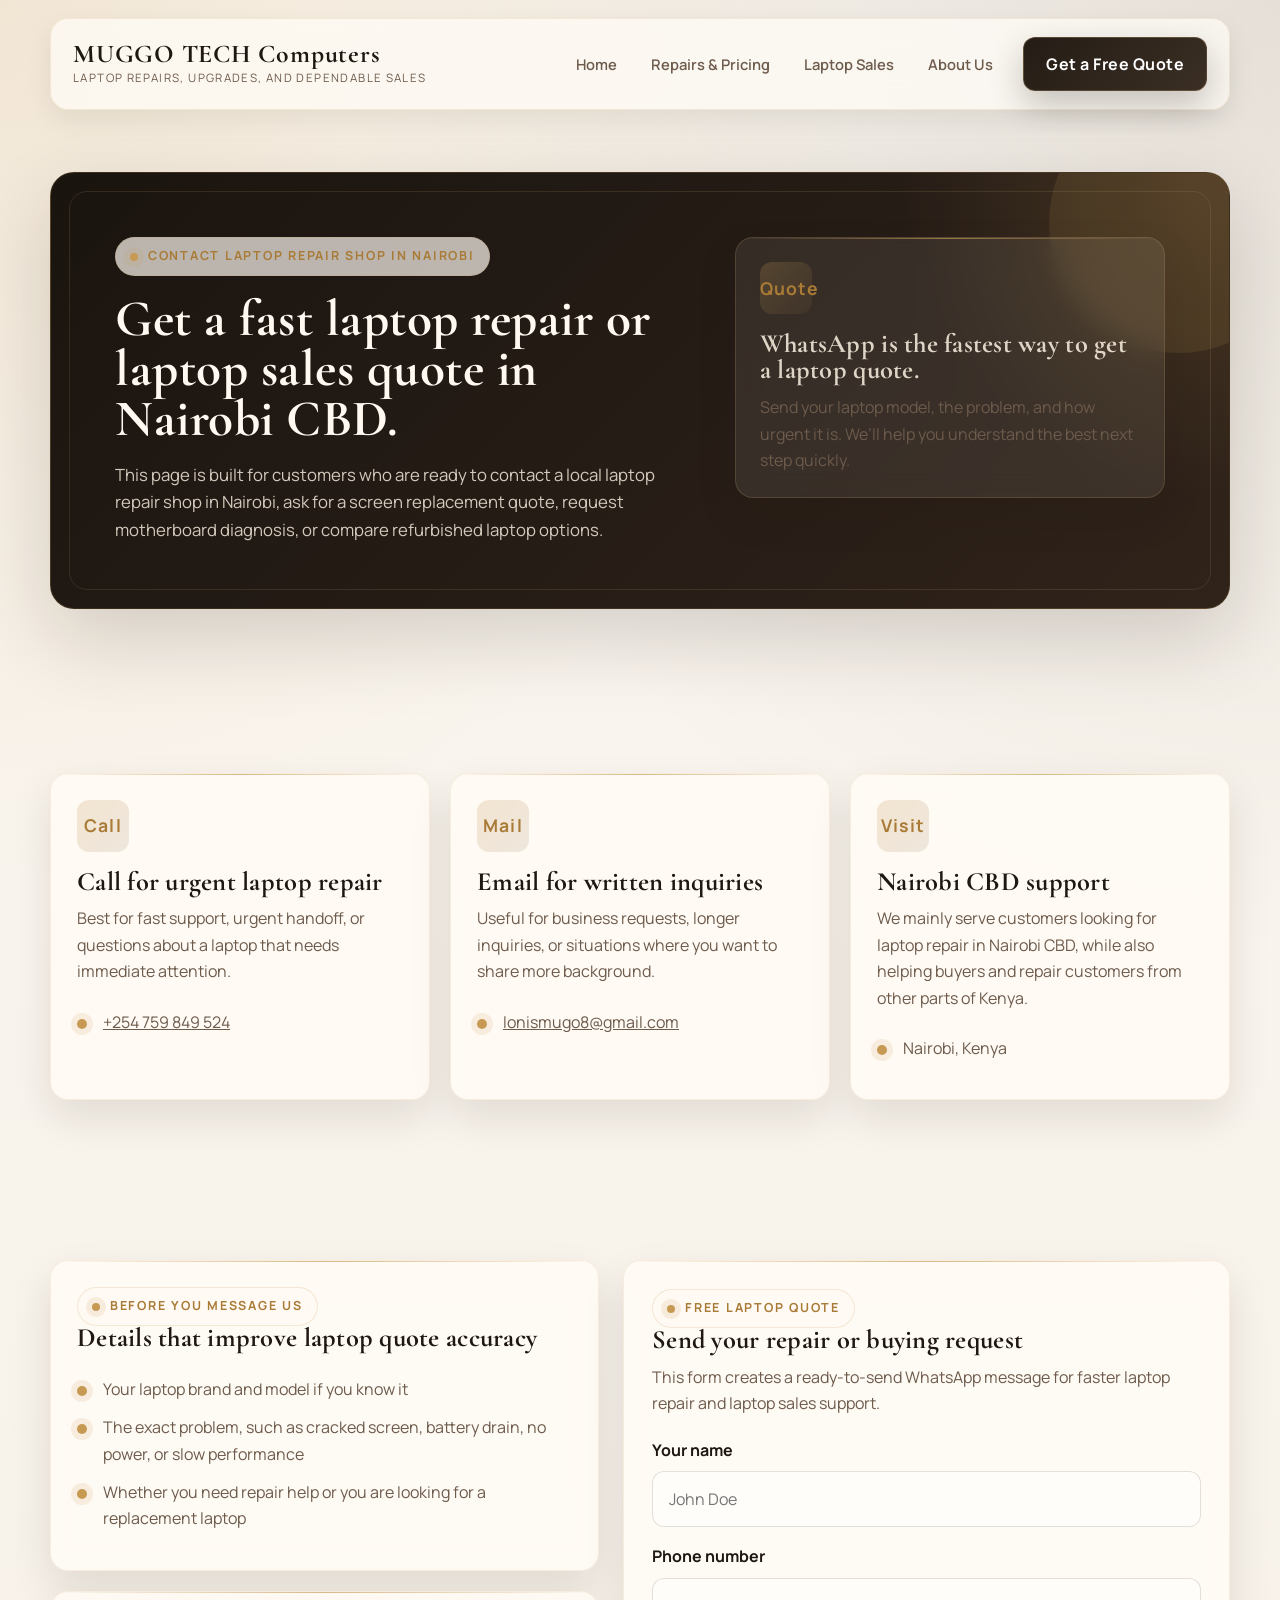
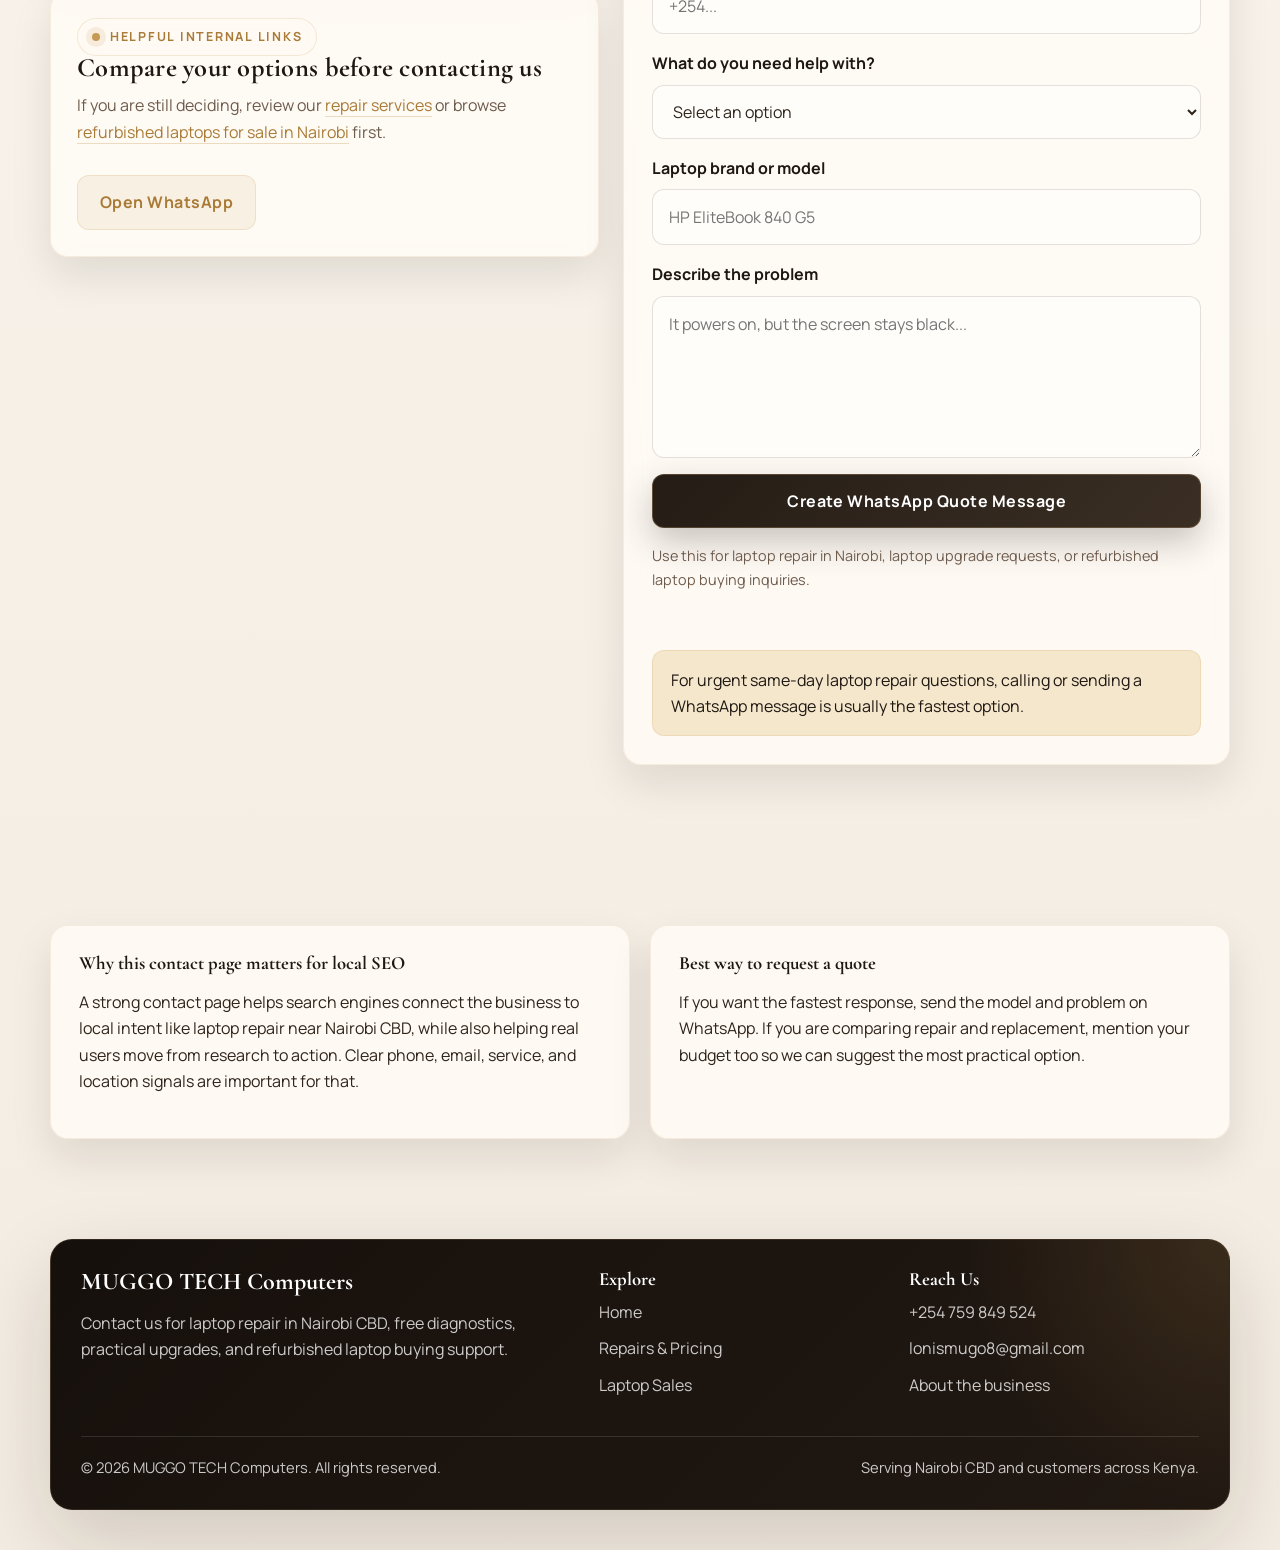
<file: contact.html>
<!DOCTYPE html>
<html lang="en">
<head>
    <meta charset="UTF-8">
    <meta name="viewport" content="width=device-width, initial-scale=1.0">
    <title>Contact Laptop Repair Shop in Nairobi CBD | Free Quote | MUGGO TECH Computers</title>
    <meta name="description" content="Contact MUGGO TECH Computers for laptop repair in Nairobi CBD, free diagnostics, laptop sales, and quick quotes by phone, email, or WhatsApp.">
    <meta name="robots" content="index, follow, max-image-preview:large, max-snippet:-1, max-video-preview:-1">
    <meta property="og:title" content="Contact MUGGO TECH Computers | Laptop Repair in Nairobi CBD">
    <meta property="og:description" content="Get a fast laptop repair or laptop sales quote in Nairobi by phone, email, or WhatsApp.">
    <meta property="og:type" content="website">
    <meta property="og:site_name" content="MUGGO TECH Computers">
    <meta property="og:locale" content="en_KE">
    <meta name="twitter:card" content="summary">
    <meta name="twitter:title" content="Contact Laptop Repair Shop in Nairobi CBD">
    <meta name="twitter:description" content="Free laptop quote by phone, email, or WhatsApp from MUGGO TECH Computers in Nairobi.">
    <link rel="preconnect" href="https://fonts.googleapis.com">
    <link rel="preconnect" href="https://fonts.gstatic.com" crossorigin>
    <link href="https://fonts.googleapis.com/css2?family=Cormorant+Garamond:wght@500;600;700&family=Manrope:wght@400;500;600;700;800&display=swap" rel="stylesheet">
    <link rel="stylesheet" href="style.css">
    <script type="application/ld+json">
        {
            "@context": "https://schema.org",
            "@type": "ContactPage",
            "name": "Contact MUGGO TECH Computers",
            "description": "Contact page for laptop repair and laptop sales quotes in Nairobi CBD."
        }
    </script>
    <script src="script.js" defer></script>
</head>
<body>
    <a class="skip-link" href="#main">Skip to content</a>

    <header class="site-header">
        <div class="container">
            <div class="nav-shell">
                <a class="logo-wrap" href="index.html">
                    <span class="logo">MUGGO TECH Computers</span>
                    <span class="logo-tagline">Laptop repairs, upgrades, and dependable sales</span>
                </a>

                <nav class="desktop-nav" aria-label="Primary navigation">
                    <a class="nav-link" data-page href="index.html">Home</a>
                    <a class="nav-link" data-page href="services.html">Repairs & Pricing</a>
                    <a class="nav-link" data-page href="sales.html">Laptop Sales</a>
                    <a class="nav-link" data-page href="about-us.html">About Us</a>
                    <a class="btn btn-primary nav-cta" data-page href="contact.html">Get a Free Quote</a>
                </nav>

                <button class="menu-toggle" type="button" aria-expanded="false" aria-label="Open mobile menu">
                    <span></span>
                </button>
            </div>
        </div>
    </header>

    <div class="mobile-menu" aria-hidden="true">
        <div class="mobile-menu-backdrop"></div>
        <nav class="mobile-nav" aria-label="Mobile navigation">
            <a class="nav-link" data-page href="index.html">Home</a>
            <a class="nav-link" data-page href="services.html">Repairs & Pricing</a>
            <a class="nav-link" data-page href="sales.html">Laptop Sales</a>
            <a class="nav-link" data-page href="about-us.html">About Us</a>
            <a class="btn btn-primary" data-page href="contact.html">Get a Free Quote</a>
        </nav>
    </div>

    <main id="main">
        <section class="hero">
            <div class="container">
                <div class="page-hero-panel reveal">
                    <div class="page-hero-grid">
                        <div class="page-hero-copy">
                            <span class="eyebrow">Contact laptop repair shop in Nairobi</span>
                            <h1>Get a fast laptop repair or laptop sales quote in Nairobi CBD.</h1>
                            <p>This page is built for customers who are ready to contact a local laptop repair shop in Nairobi, ask for a screen replacement quote, request motherboard diagnosis, or compare refurbished laptop options.</p>
                        </div>

                        <aside class="hero-side">
                            <div class="hero-side-card">
                                <span class="icon-badge">Quote</span>
                                <h2>WhatsApp is the fastest way to get a laptop quote.</h2>
                                <p>Send your laptop model, the problem, and how urgent it is. We’ll help you understand the best next step quickly.</p>
                            </div>
                        </aside>
                    </div>
                </div>
            </div>
        </section>

        <section class="section-tight">
            <div class="container">
                <div class="contact-grid">
                    <article class="contact-card reveal">
                        <span class="icon-badge">Call</span>
                        <h3>Call for urgent laptop repair</h3>
                        <p>Best for fast support, urgent handoff, or questions about a laptop that needs immediate attention.</p>
                        <ul class="contact-list">
                            <li><a href="tel:+254759849524">+254 759 849 524</a></li>
                        </ul>
                    </article>

                    <article class="contact-card reveal">
                        <span class="icon-badge">Mail</span>
                        <h3>Email for written inquiries</h3>
                        <p>Useful for business requests, longer inquiries, or situations where you want to share more background.</p>
                        <ul class="contact-list">
                            <li><a href="mailto:lonismugo8@gmail.com">lonismugo8@gmail.com</a></li>
                        </ul>
                    </article>

                    <article class="contact-card reveal">
                        <span class="icon-badge">Visit</span>
                        <h3>Nairobi CBD support</h3>
                        <p>We mainly serve customers looking for laptop repair in Nairobi CBD, while also helping buyers and repair customers from other parts of Kenya.</p>
                        <ul class="contact-list">
                            <li>Nairobi, Kenya</li>
                        </ul>
                    </article>
                </div>
            </div>
        </section>

        <section class="section">
            <div class="container">
                <div class="contact-layout">
                    <div class="contact-highlight">
                        <article class="story-card reveal">
                            <span class="eyebrow">Before you message us</span>
                            <h3>Details that improve laptop quote accuracy</h3>
                            <ul class="mini-list">
                                <li>Your laptop brand and model if you know it</li>
                                <li>The exact problem, such as cracked screen, battery drain, no power, or slow performance</li>
                                <li>Whether you need repair help or you are looking for a replacement laptop</li>
                            </ul>
                        </article>

                        <article class="story-card reveal">
                            <span class="eyebrow">Helpful internal links</span>
                            <h3>Compare your options before contacting us</h3>
                            <p>If you are still deciding, review our <a class="inline-link" href="services.html">repair services</a> or browse <a class="inline-link" href="sales.html">refurbished laptops for sale in Nairobi</a> first.</p>
                            <div class="hero-actions">
                                <a class="btn btn-secondary" href="https://wa.me/254759849524?text=Hello%20MUGGO%20TECH%20Computers%2C%20I%20need%20help%20with%20my%20laptop%20in%20Nairobi." target="_blank" rel="noopener">Open WhatsApp</a>
                            </div>
                        </article>
                    </div>

                    <div class="quote-card reveal">
                        <span class="eyebrow">Free laptop quote</span>
                        <h3>Send your repair or buying request</h3>
                        <p>This form creates a ready-to-send WhatsApp message for faster laptop repair and laptop sales support.</p>

                        <form class="quote-form" id="contactForm">
                            <div class="field">
                                <label for="name">Your name</label>
                                <input id="name" name="name" type="text" placeholder="John Doe">
                            </div>

                            <div class="field">
                                <label for="phone">Phone number</label>
                                <input id="phone" name="phone" type="tel" placeholder="+254...">
                            </div>

                            <div class="field">
                                <label for="service">What do you need help with?</label>
                                <select id="service" name="service">
                                    <option value="">Select an option</option>
                                    <option>Screen replacement</option>
                                    <option>Battery replacement</option>
                                    <option>Keyboard repair</option>
                                    <option>Motherboard diagnosis</option>
                                    <option>SSD or RAM upgrade</option>
                                    <option>Software setup or virus removal</option>
                                    <option>Buying a laptop</option>
                                </select>
                            </div>

                            <div class="field">
                                <label for="brand">Laptop brand or model</label>
                                <input id="brand" name="brand" type="text" placeholder="HP EliteBook 840 G5">
                            </div>

                            <div class="field">
                                <label for="issue">Describe the problem</label>
                                <textarea id="issue" name="issue" rows="5" placeholder="It powers on, but the screen stays black..."></textarea>
                            </div>

                            <button class="btn btn-primary btn-block" type="submit">Create WhatsApp Quote Message</button>
                            <div class="form-help">Use this for laptop repair in Nairobi, laptop upgrade requests, or refurbished laptop buying inquiries.</div>
                            <div class="form-status" id="formStatus" aria-live="polite"></div>
                        </form>

                        <div class="contact-note">
                            For urgent same-day laptop repair questions, calling or sending a WhatsApp message is usually the fastest option.
                        </div>
                    </div>
                </div>
            </div>
        </section>

        <section class="section-tight">
            <div class="container">
                <div class="seo-columns">
                    <article class="copy-card reveal">
                        <h3>Why this contact page matters for local SEO</h3>
                        <p>A strong contact page helps search engines connect the business to local intent like laptop repair near Nairobi CBD, while also helping real users move from research to action. Clear phone, email, service, and location signals are important for that.</p>
                    </article>

                    <article class="copy-card reveal">
                        <h3>Best way to request a quote</h3>
                        <p>If you want the fastest response, send the model and problem on WhatsApp. If you are comparing repair and replacement, mention your budget too so we can suggest the most practical option.</p>
                    </article>
                </div>
            </div>
        </section>
    </main>

    <footer class="site-footer">
        <div class="container">
            <div class="footer-panel">
                <div class="footer-grid">
                    <div class="footer-brand">
                        <h2>MUGGO TECH Computers</h2>
                        <p>Contact us for laptop repair in Nairobi CBD, free diagnostics, practical upgrades, and refurbished laptop buying support.</p>
                    </div>

                    <div class="footer-column">
                        <h3>Explore</h3>
                        <a href="index.html">Home</a>
                        <a href="services.html">Repairs & Pricing</a>
                        <a href="sales.html">Laptop Sales</a>
                    </div>

                    <div class="footer-column">
                        <h3>Reach Us</h3>
                        <a href="tel:+254759849524">+254 759 849 524</a>
                        <a href="mailto:lonismugo8@gmail.com">lonismugo8@gmail.com</a>
                        <a href="about-us.html">About the business</a>
                    </div>
                </div>

                <div class="footer-bottom">
                    <span>&copy; <span id="currentYear"></span> MUGGO TECH Computers. All rights reserved.</span>
                    <span>Serving Nairobi CBD and customers across Kenya.</span>
                </div>
            </div>
        </div>
    </footer>
</body>
</html>
</file>
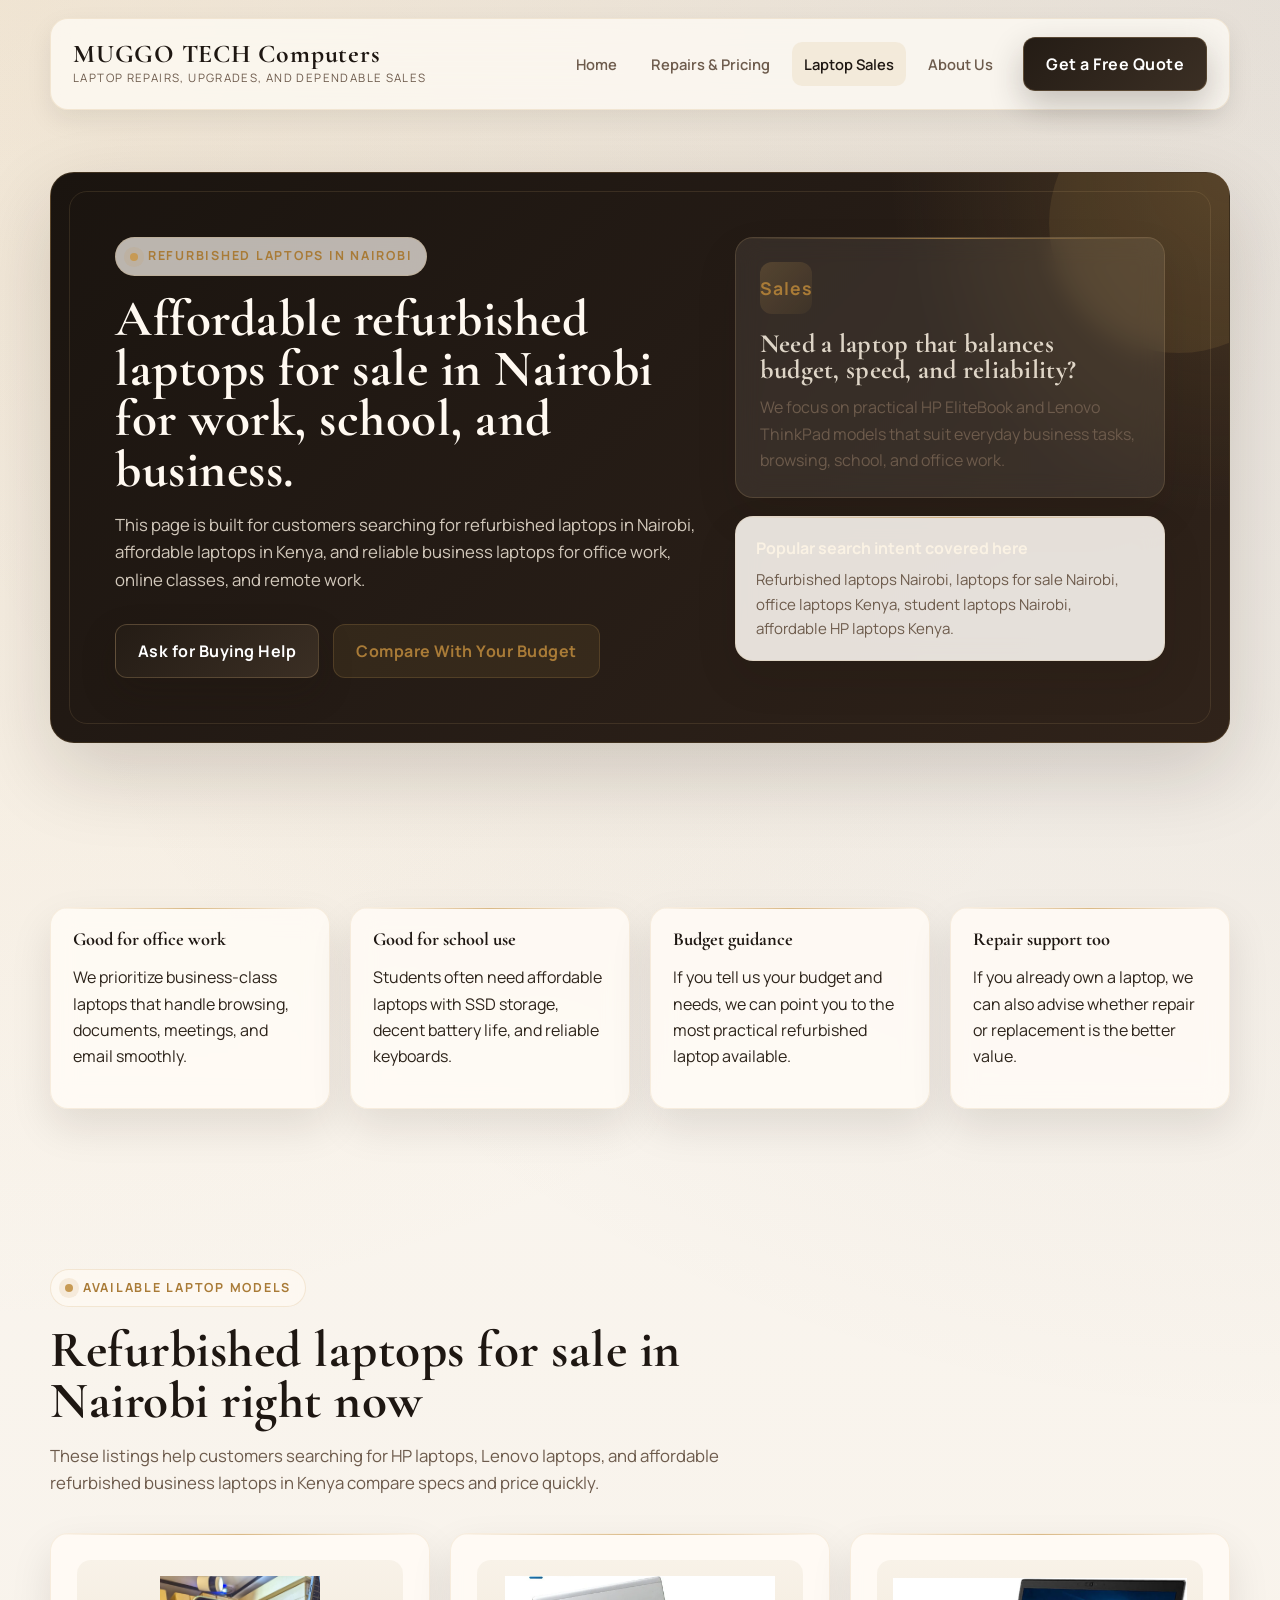
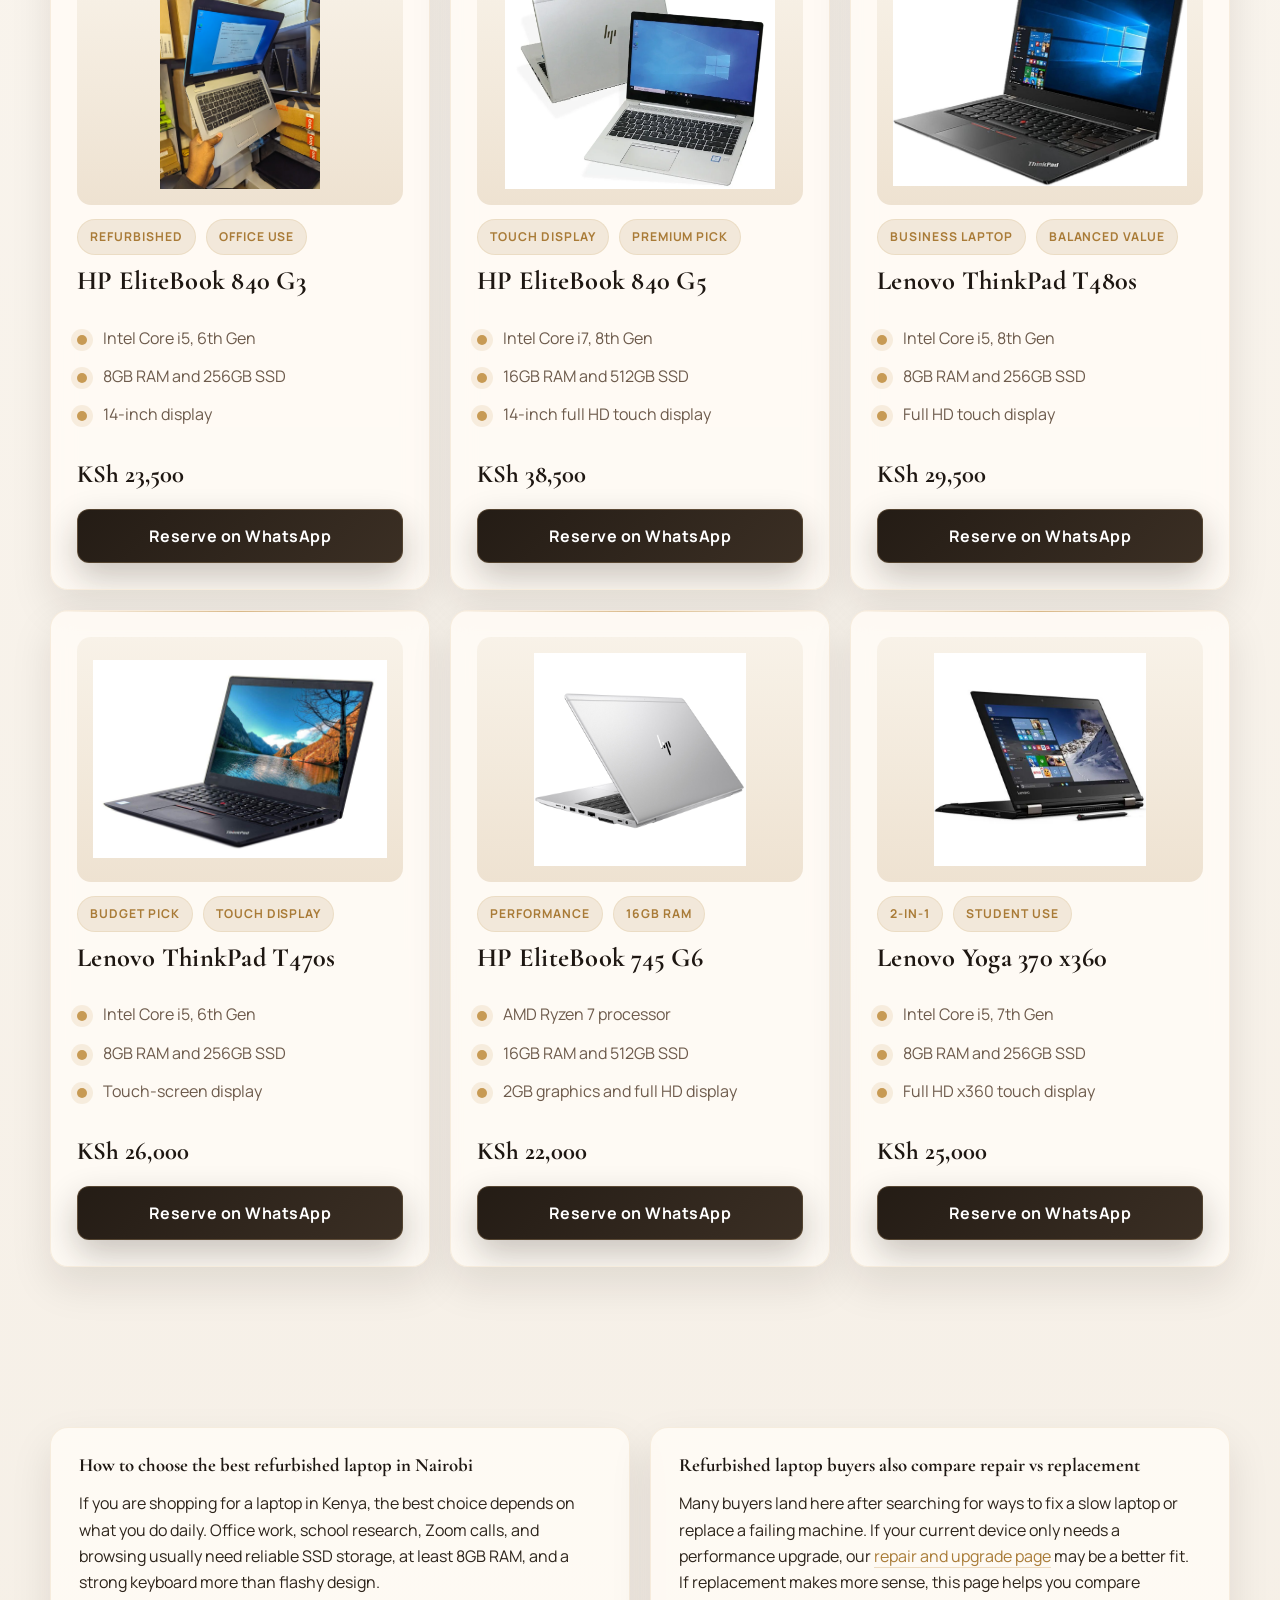
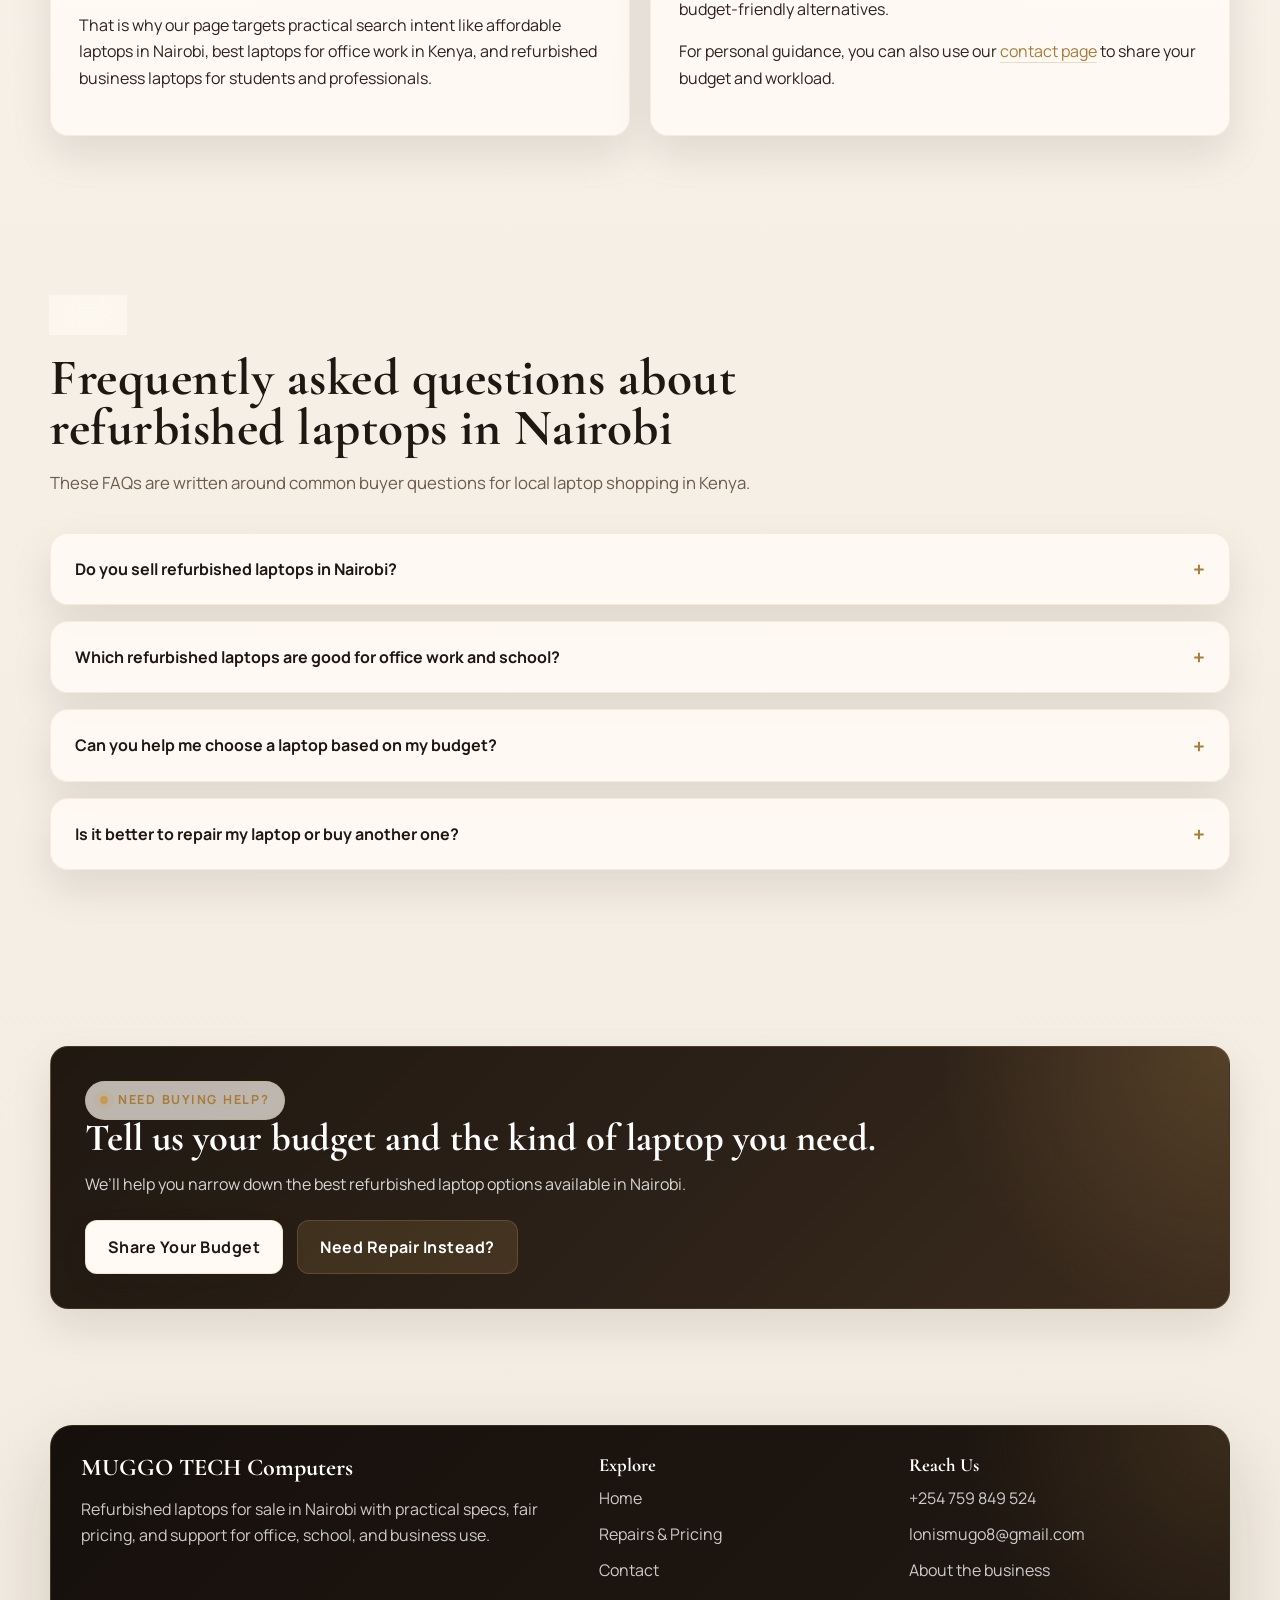
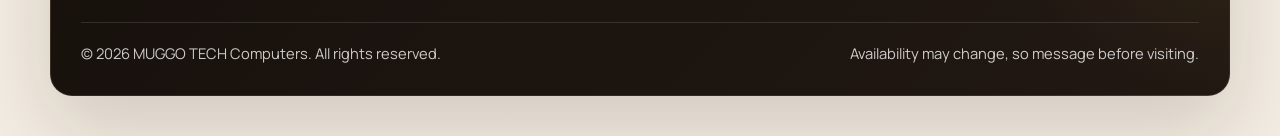
<file: sales.html>
<!DOCTYPE html>
<html lang="en">
<head>
    <meta charset="UTF-8">
    <meta name="viewport" content="width=device-width, initial-scale=1.0">
    <title>Refurbished Laptops for Sale in Nairobi | HP, Lenovo & Business Laptops</title>
    <meta name="description" content="Shop refurbished laptops for sale in Nairobi from MUGGO TECH Computers. Find affordable HP EliteBook and Lenovo ThinkPad laptops for office work, school, business, and remote work in Kenya.">
    <meta name="robots" content="index, follow, max-image-preview:large, max-snippet:-1, max-video-preview:-1">
    <meta property="og:title" content="Refurbished Laptops for Sale in Nairobi | MUGGO TECH Computers">
    <meta property="og:description" content="Affordable refurbished laptops for sale in Nairobi, including HP EliteBook and Lenovo ThinkPad models for work, school, and business use.">
    <meta property="og:type" content="website">
    <meta property="og:site_name" content="MUGGO TECH Computers">
    <meta property="og:locale" content="en_KE">
    <meta name="twitter:card" content="summary">
    <meta name="twitter:title" content="Refurbished Laptops for Sale in Nairobi">
    <meta name="twitter:description" content="HP EliteBook and Lenovo ThinkPad laptops for sale in Nairobi with practical specs and buyer support.">
    <link rel="preconnect" href="https://fonts.googleapis.com">
    <link rel="preconnect" href="https://fonts.gstatic.com" crossorigin>
    <link href="https://fonts.googleapis.com/css2?family=Cormorant+Garamond:wght@500;600;700&family=Manrope:wght@400;500;600;700;800&display=swap" rel="stylesheet">
    <link rel="stylesheet" href="style.css">
    <script type="application/ld+json">
        {
            "@context": "https://schema.org",
            "@type": "OfferCatalog",
            "name": "Refurbished Laptops for Sale in Nairobi",
            "itemListElement": [
                {
                    "@type": "Offer",
                    "priceCurrency": "KES",
                    "price": "23500",
                    "itemOffered": {
                        "@type": "Product",
                        "name": "HP EliteBook 840 G3"
                    }
                },
                {
                    "@type": "Offer",
                    "priceCurrency": "KES",
                    "price": "38500",
                    "itemOffered": {
                        "@type": "Product",
                        "name": "HP EliteBook 840 G5"
                    }
                },
                {
                    "@type": "Offer",
                    "priceCurrency": "KES",
                    "price": "29500",
                    "itemOffered": {
                        "@type": "Product",
                        "name": "Lenovo ThinkPad T480s"
                    }
                }
            ]
        }
    </script>
    <script type="application/ld+json">
        {
            "@context": "https://schema.org",
            "@type": "FAQPage",
            "mainEntity": [
                {
                    "@type": "Question",
                    "name": "Do you sell refurbished laptops in Nairobi?",
                    "acceptedAnswer": {
                        "@type": "Answer",
                        "text": "Yes. MUGGO TECH Computers sells refurbished laptops in Nairobi, including HP EliteBook and Lenovo ThinkPad models chosen for reliability and value."
                    }
                },
                {
                    "@type": "Question",
                    "name": "What type of laptops are best for office work and school?",
                    "acceptedAnswer": {
                        "@type": "Answer",
                        "text": "Business-class laptops with SSD storage, dependable keyboards, and at least 8GB RAM are often a strong fit for office work, online classes, and everyday productivity."
                    }
                },
                {
                    "@type": "Question",
                    "name": "Can I get help choosing a laptop for my budget?",
                    "acceptedAnswer": {
                        "@type": "Answer",
                        "text": "Yes. You can share your budget and the type of work you do, and we can suggest the most practical laptop options available."
                    }
                }
            ]
        }
    </script>
    <script src="script.js" defer></script>
</head>
<body>
    <a class="skip-link" href="#main">Skip to content</a>

    <header class="site-header">
        <div class="container">
            <div class="nav-shell">
                <a class="logo-wrap" href="index.html">
                    <span class="logo">MUGGO TECH Computers</span>
                    <span class="logo-tagline">Laptop repairs, upgrades, and dependable sales</span>
                </a>

                <nav class="desktop-nav" aria-label="Primary navigation">
                    <a class="nav-link" data-page href="index.html">Home</a>
                    <a class="nav-link" data-page href="services.html">Repairs & Pricing</a>
                    <a class="nav-link" data-page href="sales.html">Laptop Sales</a>
                    <a class="nav-link" data-page href="about-us.html">About Us</a>
                    <a class="btn btn-primary nav-cta" data-page href="contact.html">Get a Free Quote</a>
                </nav>

                <button class="menu-toggle" type="button" aria-expanded="false" aria-label="Open mobile menu">
                    <span></span>
                </button>
            </div>
        </div>
    </header>

    <div class="mobile-menu" aria-hidden="true">
        <div class="mobile-menu-backdrop"></div>
        <nav class="mobile-nav" aria-label="Mobile navigation">
            <a class="nav-link" data-page href="index.html">Home</a>
            <a class="nav-link" data-page href="services.html">Repairs & Pricing</a>
            <a class="nav-link" data-page href="sales.html">Laptop Sales</a>
            <a class="nav-link" data-page href="about-us.html">About Us</a>
            <a class="btn btn-primary" data-page href="contact.html">Get a Free Quote</a>
        </nav>
    </div>

    <main id="main">
        <section class="hero">
            <div class="container">
                <div class="page-hero-panel reveal">
                    <div class="page-hero-grid">
                        <div class="page-hero-copy">
                            <span class="eyebrow">Refurbished laptops in Nairobi</span>
                            <h1>Affordable refurbished laptops for sale in Nairobi for work, school, and business.</h1>
                            <p>This page is built for customers searching for refurbished laptops in Nairobi, affordable laptops in Kenya, and reliable business laptops for office work, online classes, and remote work.</p>
                            <div class="hero-actions">
                                <a class="btn btn-primary" href="https://wa.me/254759849524?text=Hello%20MUGGO%20TECH%20Computers%2C%20I%20want%20help%20choosing%20a%20refurbished%20laptop%20in%20Nairobi." target="_blank" rel="noopener">Ask for Buying Help</a>
                                <a class="btn btn-secondary" href="contact.html">Compare With Your Budget</a>
                            </div>
                        </div>

                        <aside class="hero-side">
                            <div class="hero-side-card">
                                <span class="icon-badge">Sales</span>
                                <h2>Need a laptop that balances budget, speed, and reliability?</h2>
                                <p>We focus on practical HP EliteBook and Lenovo ThinkPad models that suit everyday business tasks, browsing, school, and office work.</p>
                            </div>
                            <div class="mini-card">
                                <div class="mini-card-title">Popular search intent covered here</div>
                                <div class="mini-card-meta">Refurbished laptops Nairobi, laptops for sale Nairobi, office laptops Kenya, student laptops Nairobi, affordable HP laptops Kenya.</div>
                            </div>
                        </aside>
                    </div>
                </div>
            </div>
        </section>

        <section class="section-tight">
            <div class="container">
                <div class="impact-grid">
                    <div class="glass-card reveal">
                        <h3>Good for office work</h3>
                        <p>We prioritize business-class laptops that handle browsing, documents, meetings, and email smoothly.</p>
                    </div>
                    <div class="glass-card reveal">
                        <h3>Good for school use</h3>
                        <p>Students often need affordable laptops with SSD storage, decent battery life, and reliable keyboards.</p>
                    </div>
                    <div class="glass-card reveal">
                        <h3>Budget guidance</h3>
                        <p>If you tell us your budget and needs, we can point you to the most practical refurbished laptop available.</p>
                    </div>
                    <div class="glass-card reveal">
                        <h3>Repair support too</h3>
                        <p>If you already own a laptop, we can also advise whether repair or replacement is the better value.</p>
                    </div>
                </div>
            </div>
        </section>

        <section class="section">
            <div class="container">
                <div class="section-heading reveal">
                    <span class="eyebrow">Available laptop models</span>
                    <h2>Refurbished laptops for sale in Nairobi right now</h2>
                    <p>These listings help customers searching for HP laptops, Lenovo laptops, and affordable refurbished business laptops in Kenya compare specs and price quickly.</p>
                </div>

                <div class="inventory-grid">
                    <article class="inventory-card reveal">
                        <img class="inventory-image" src="images/840 g3.png" alt="HP EliteBook 840 G3 refurbished laptop for sale in Nairobi">
                        <div class="inventory-meta">
                            <span class="badge">Refurbished</span>
                            <span class="badge">Office use</span>
                        </div>
                        <h3>HP EliteBook 840 G3</h3>
                        <ul class="spec-list">
                            <li>Intel Core i5, 6th Gen</li>
                            <li>8GB RAM and 256GB SSD</li>
                            <li>14-inch display</li>
                        </ul>
                        <div class="price">KSh 23,500</div>
                        <a class="btn btn-primary btn-block" href="https://wa.me/254759849524?text=Hello%20MUGGO%20TECH%20Computers%2C%20I%20am%20interested%20in%20the%20HP%20EliteBook%20840%20G3." target="_blank" rel="noopener">Reserve on WhatsApp</a>
                    </article>

                    <article class="inventory-card reveal">
                        <img class="inventory-image" src="images/840 g5.webp" alt="HP EliteBook 840 G5 refurbished laptop for sale in Nairobi">
                        <div class="inventory-meta">
                            <span class="badge">Touch display</span>
                            <span class="badge">Premium pick</span>
                        </div>
                        <h3>HP EliteBook 840 G5</h3>
                        <ul class="spec-list">
                            <li>Intel Core i7, 8th Gen</li>
                            <li>16GB RAM and 512GB SSD</li>
                            <li>14-inch full HD touch display</li>
                        </ul>
                        <div class="price">KSh 38,500</div>
                        <a class="btn btn-primary btn-block" href="https://wa.me/254759849524?text=Hello%20MUGGO%20TECH%20Computers%2C%20I%20am%20interested%20in%20the%20HP%20EliteBook%20840%20G5." target="_blank" rel="noopener">Reserve on WhatsApp</a>
                    </article>

                    <article class="inventory-card reveal">
                        <img class="inventory-image" src="images/t480s.jpg" alt="Lenovo ThinkPad T480s refurbished laptop for sale in Nairobi">
                        <div class="inventory-meta">
                            <span class="badge">Business laptop</span>
                            <span class="badge">Balanced value</span>
                        </div>
                        <h3>Lenovo ThinkPad T480s</h3>
                        <ul class="spec-list">
                            <li>Intel Core i5, 8th Gen</li>
                            <li>8GB RAM and 256GB SSD</li>
                            <li>Full HD touch display</li>
                        </ul>
                        <div class="price">KSh 29,500</div>
                        <a class="btn btn-primary btn-block" href="https://wa.me/254759849524?text=Hello%20MUGGO%20TECH%20Computers%2C%20I%20am%20interested%20in%20the%20Lenovo%20ThinkPad%20T480s." target="_blank" rel="noopener">Reserve on WhatsApp</a>
                    </article>

                    <article class="inventory-card reveal">
                        <img class="inventory-image" src="images/470S.jpg" alt="Lenovo ThinkPad T470s refurbished laptop for sale in Kenya">
                        <div class="inventory-meta">
                            <span class="badge">Budget pick</span>
                            <span class="badge">Touch display</span>
                        </div>
                        <h3>Lenovo ThinkPad T470s</h3>
                        <ul class="spec-list">
                            <li>Intel Core i5, 6th Gen</li>
                            <li>8GB RAM and 256GB SSD</li>
                            <li>Touch-screen display</li>
                        </ul>
                        <div class="price">KSh 26,000</div>
                        <a class="btn btn-primary btn-block" href="https://wa.me/254759849524?text=Hello%20MUGGO%20TECH%20Computers%2C%20I%20am%20interested%20in%20the%20Lenovo%20ThinkPad%20T470s." target="_blank" rel="noopener">Reserve on WhatsApp</a>
                    </article>

                    <article class="inventory-card reveal">
                        <img class="inventory-image" src="images/745-G6.jpeg" alt="HP EliteBook 745 G6 refurbished laptop for sale in Nairobi">
                        <div class="inventory-meta">
                            <span class="badge">Performance</span>
                            <span class="badge">16GB RAM</span>
                        </div>
                        <h3>HP EliteBook 745 G6</h3>
                        <ul class="spec-list">
                            <li>AMD Ryzen 7 processor</li>
                            <li>16GB RAM and 512GB SSD</li>
                            <li>2GB graphics and full HD display</li>
                        </ul>
                        <div class="price">KSh 22,000</div>
                        <a class="btn btn-primary btn-block" href="https://wa.me/254759849524?text=Hello%20MUGGO%20TECH%20Computers%2C%20I%20am%20interested%20in%20the%20HP%20EliteBook%20745%20G6." target="_blank" rel="noopener">Reserve on WhatsApp</a>
                    </article>

                    <article class="inventory-card reveal">
                        <img class="inventory-image" src="images/Yoga-370.webp" alt="Lenovo Yoga 370 x360 refurbished laptop for sale in Nairobi">
                        <div class="inventory-meta">
                            <span class="badge">2-in-1</span>
                            <span class="badge">Student use</span>
                        </div>
                        <h3>Lenovo Yoga 370 x360</h3>
                        <ul class="spec-list">
                            <li>Intel Core i5, 7th Gen</li>
                            <li>8GB RAM and 256GB SSD</li>
                            <li>Full HD x360 touch display</li>
                        </ul>
                        <div class="price">KSh 25,000</div>
                        <a class="btn btn-primary btn-block" href="https://wa.me/254759849524?text=Hello%20MUGGO%20TECH%20Computers%2C%20I%20am%20interested%20in%20the%20Lenovo%20Yoga%20370%20x360." target="_blank" rel="noopener">Reserve on WhatsApp</a>
                    </article>
                </div>
            </div>
        </section>

        <section class="section-tight">
            <div class="container">
                <div class="seo-columns">
                    <article class="copy-card reveal">
                        <h3>How to choose the best refurbished laptop in Nairobi</h3>
                        <p>If you are shopping for a laptop in Kenya, the best choice depends on what you do daily. Office work, school research, Zoom calls, and browsing usually need reliable SSD storage, at least 8GB RAM, and a strong keyboard more than flashy design.</p>
                        <p>That is why our page targets practical search intent like affordable laptops in Nairobi, best laptops for office work in Kenya, and refurbished business laptops for students and professionals.</p>
                    </article>

                    <article class="copy-card reveal">
                        <h3>Refurbished laptop buyers also compare repair vs replacement</h3>
                        <p>Many buyers land here after searching for ways to fix a slow laptop or replace a failing machine. If your current device only needs a performance upgrade, our <a class="inline-link" href="services.html">repair and upgrade page</a> may be a better fit. If replacement makes more sense, this page helps you compare budget-friendly alternatives.</p>
                        <p>For personal guidance, you can also use our <a class="inline-link" href="contact.html">contact page</a> to share your budget and workload.</p>
                    </article>
                </div>
            </div>
        </section>

        <section class="section">
            <div class="container">
                <div class="section-heading reveal">
                    <span class="eyebrow">FAQ</span>
                    <h2>Frequently asked questions about refurbished laptops in Nairobi</h2>
                    <p>These FAQs are written around common buyer questions for local laptop shopping in Kenya.</p>
                </div>

                <div class="faq-list">
                    <details class="faq-item reveal">
                        <summary>Do you sell refurbished laptops in Nairobi?</summary>
                        <div class="faq-answer">
                            <p>Yes. We sell refurbished laptops in Nairobi, especially business-class HP and Lenovo models chosen for reliability and value.</p>
                        </div>
                    </details>

                    <details class="faq-item reveal">
                        <summary>Which refurbished laptops are good for office work and school?</summary>
                        <div class="faq-answer">
                            <p>Laptops with SSD storage, at least 8GB RAM, and dependable keyboards are often strong choices for office tasks, classes, browsing, and remote work.</p>
                        </div>
                    </details>

                    <details class="faq-item reveal">
                        <summary>Can you help me choose a laptop based on my budget?</summary>
                        <div class="faq-answer">
                            <p>Yes. Share your budget and what you need the laptop for, and we can guide you toward the most suitable available options.</p>
                        </div>
                    </details>

                    <details class="faq-item reveal">
                        <summary>Is it better to repair my laptop or buy another one?</summary>
                        <div class="faq-answer">
                            <p>It depends on the fault and the total cost. If your laptop can be improved with an SSD upgrade, RAM upgrade, or a simpler repair, that may be smarter than replacing it. We can help compare both options.</p>
                        </div>
                    </details>
                </div>
            </div>
        </section>

        <section class="section">
            <div class="container">
                <div class="cta-banner reveal">
                    <span class="eyebrow">Need buying help?</span>
                    <h2>Tell us your budget and the kind of laptop you need.</h2>
                    <p>We’ll help you narrow down the best refurbished laptop options available in Nairobi.</p>
                    <div class="cta-actions">
                        <a class="btn btn-light" href="contact.html">Share Your Budget</a>
                        <a class="btn btn-secondary" href="services.html">Need Repair Instead?</a>
                    </div>
                </div>
            </div>
        </section>
    </main>

    <footer class="site-footer">
        <div class="container">
            <div class="footer-panel">
                <div class="footer-grid">
                    <div class="footer-brand">
                        <h2>MUGGO TECH Computers</h2>
                        <p>Refurbished laptops for sale in Nairobi with practical specs, fair pricing, and support for office, school, and business use.</p>
                    </div>

                    <div class="footer-column">
                        <h3>Explore</h3>
                        <a href="index.html">Home</a>
                        <a href="services.html">Repairs & Pricing</a>
                        <a href="contact.html">Contact</a>
                    </div>

                    <div class="footer-column">
                        <h3>Reach Us</h3>
                        <a href="tel:+254759849524">+254 759 849 524</a>
                        <a href="mailto:lonismugo8@gmail.com">lonismugo8@gmail.com</a>
                        <a href="about-us.html">About the business</a>
                    </div>
                </div>

                <div class="footer-bottom">
                    <span>&copy; <span id="currentYear"></span> MUGGO TECH Computers. All rights reserved.</span>
                    <span>Availability may change, so message before visiting.</span>
                </div>
            </div>
        </div>
    </footer>
</body>
</html>
</file>
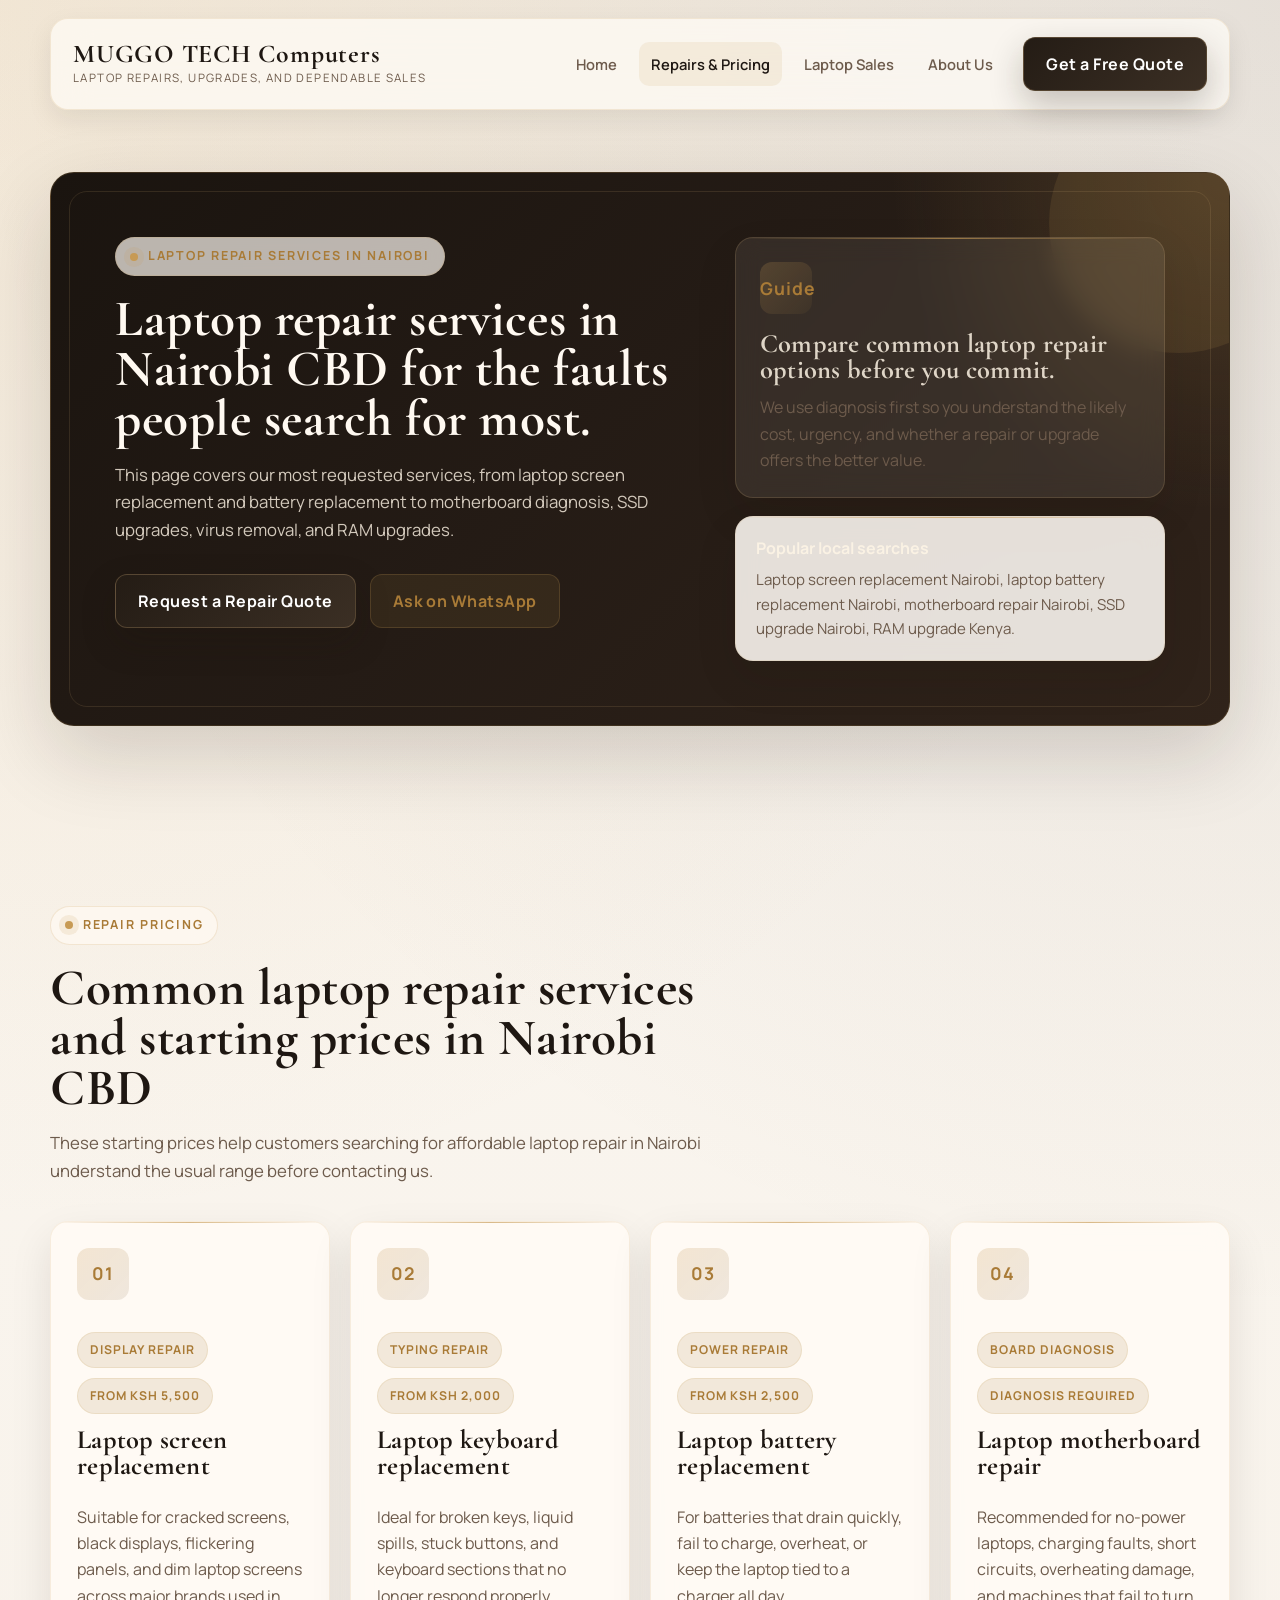
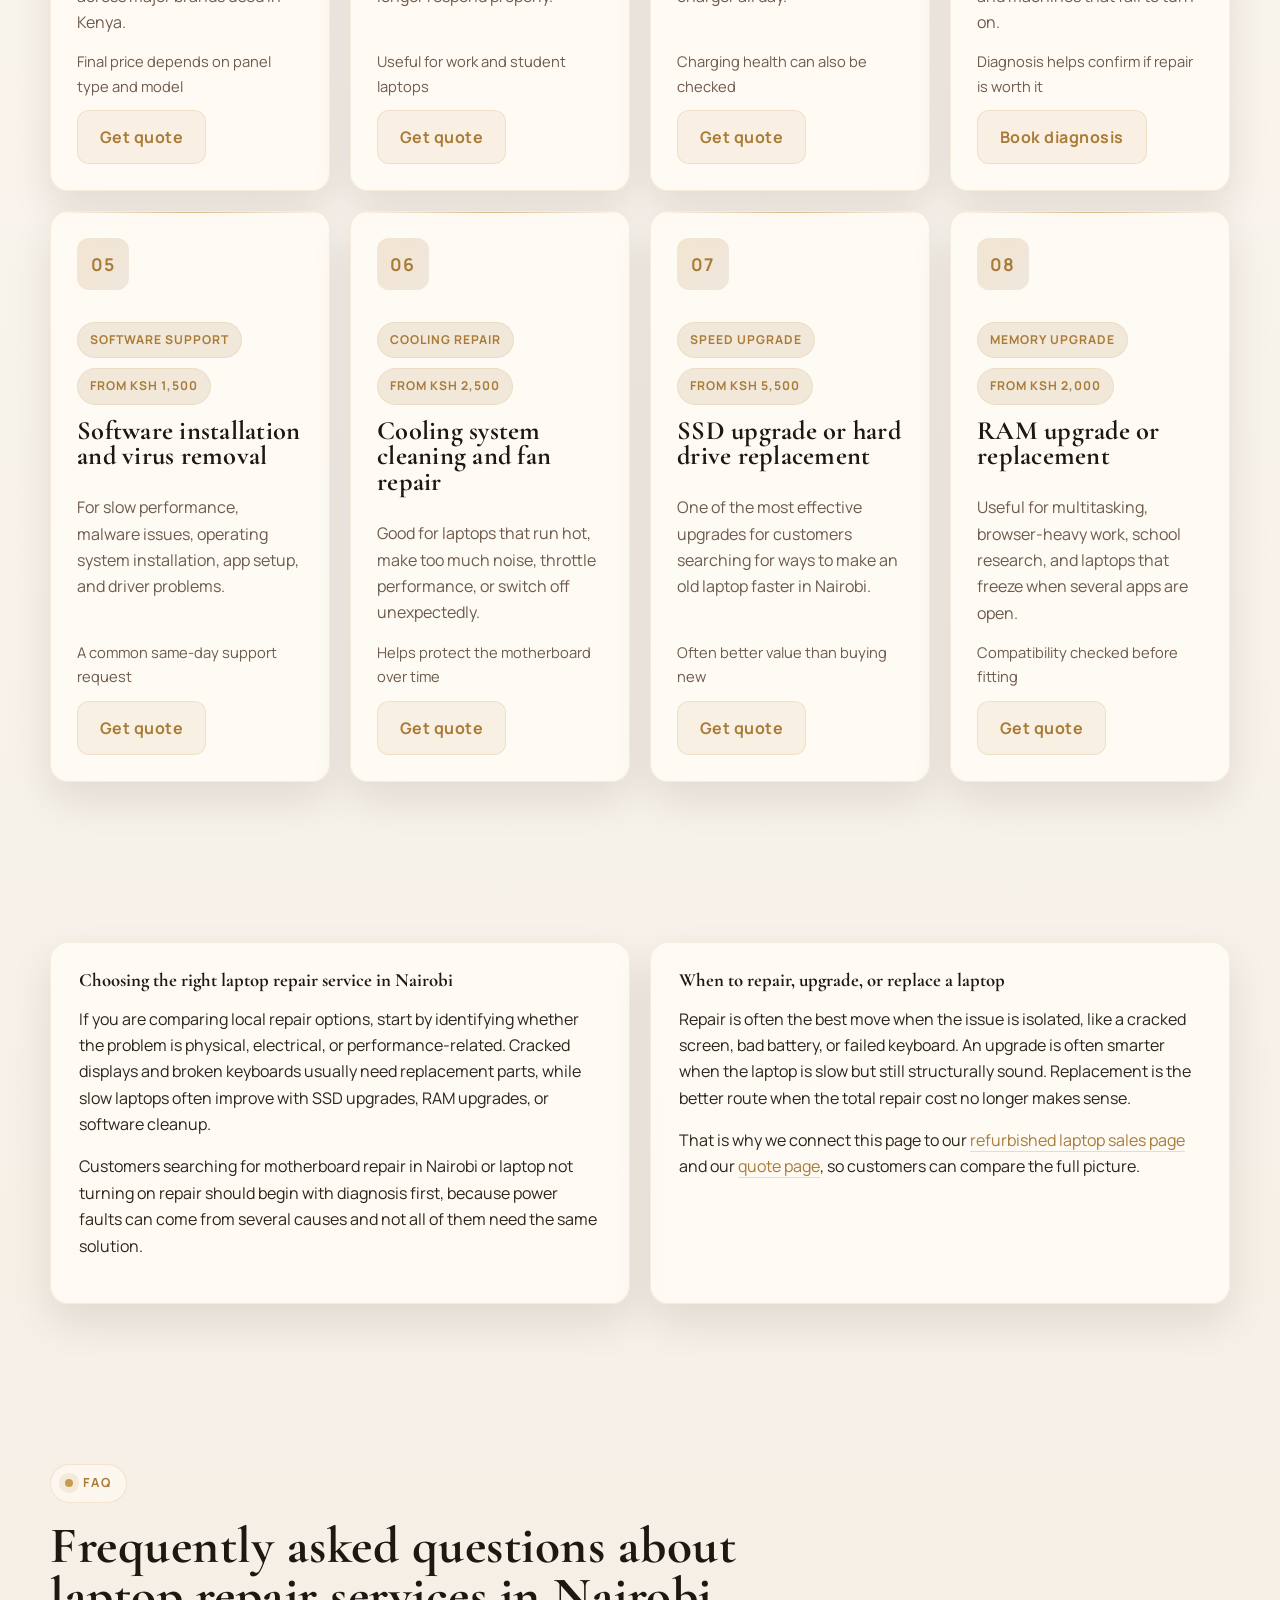
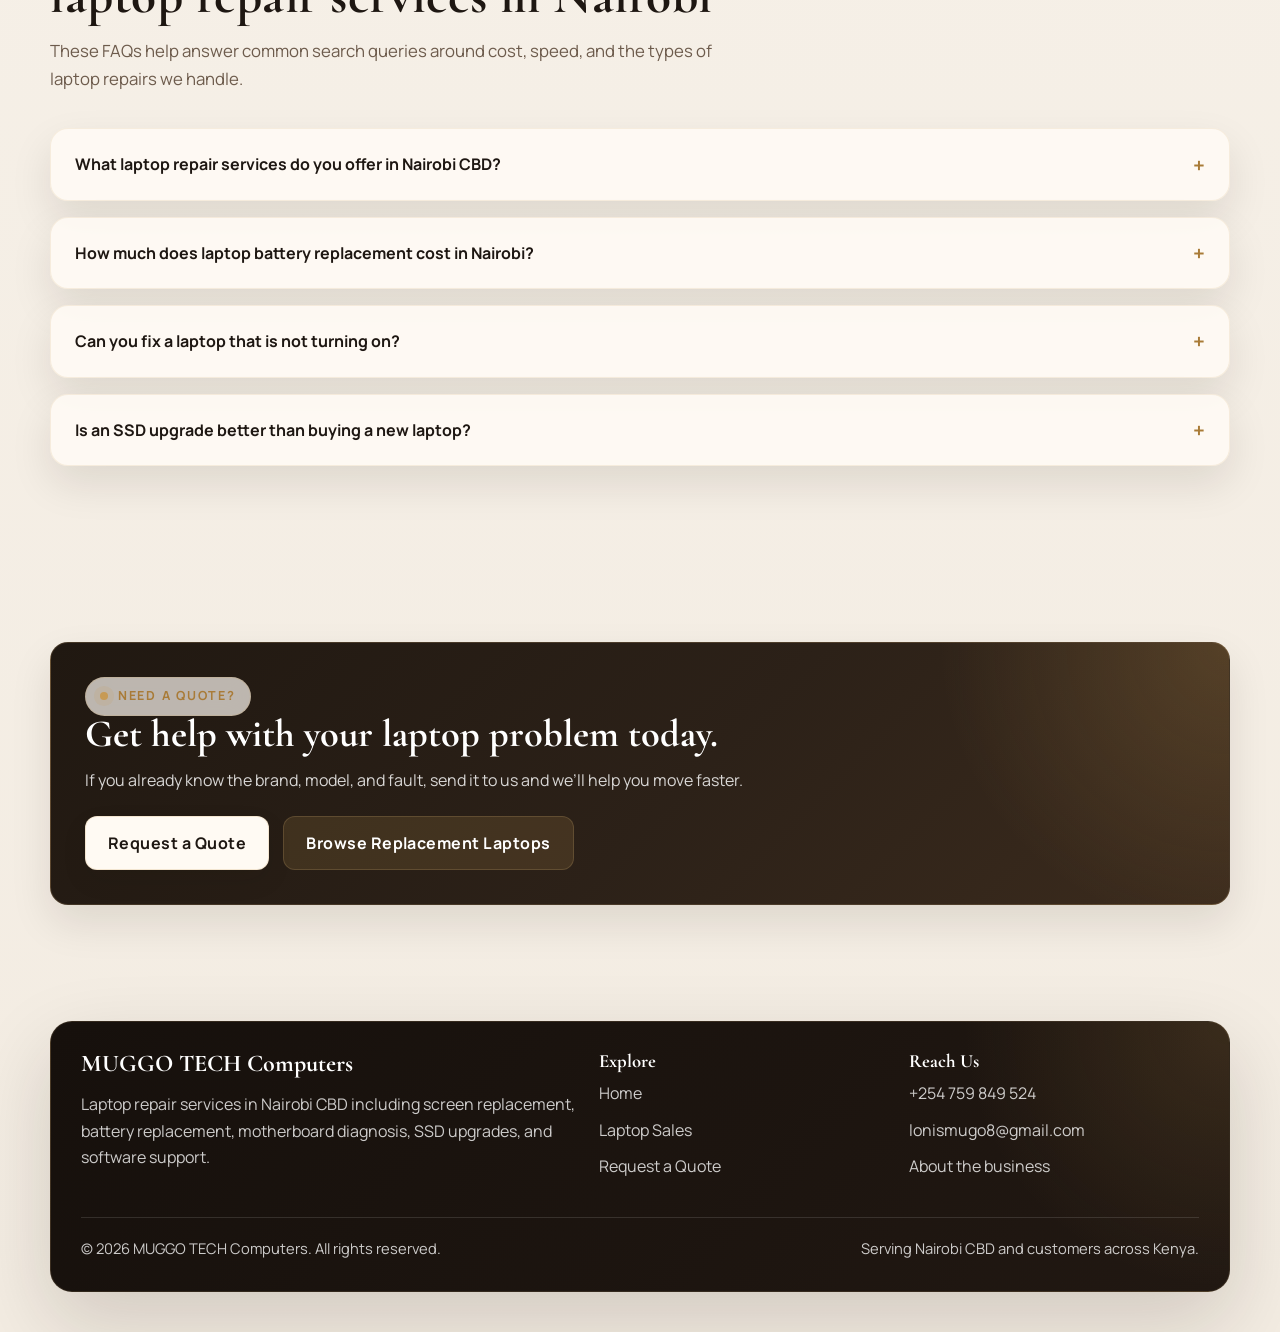
<file: services.html>
<!DOCTYPE html>
<html lang="en">
<head>
    <meta charset="UTF-8">
    <meta name="viewport" content="width=device-width, initial-scale=1.0">
    <title>Laptop Repair Services in Nairobi CBD | Screen, Battery, Keyboard & Motherboard Repair</title>
    <meta name="description" content="Explore laptop repair services in Nairobi CBD from MUGGO TECH Computers, including screen replacement, battery replacement, keyboard repair, motherboard diagnosis, virus removal, SSD upgrades, and RAM upgrades.">
    <meta name="robots" content="index, follow, max-image-preview:large, max-snippet:-1, max-video-preview:-1">
    <meta property="og:title" content="Laptop Repair Services in Nairobi CBD | MUGGO TECH Computers">
    <meta property="og:description" content="Screen replacement, battery repair, keyboard repair, motherboard diagnosis, SSD upgrades, RAM upgrades, and software support in Nairobi.">
    <meta property="og:type" content="website">
    <meta property="og:site_name" content="MUGGO TECH Computers">
    <meta property="og:locale" content="en_KE">
    <meta name="twitter:card" content="summary">
    <meta name="twitter:title" content="Laptop Repair Services in Nairobi CBD">
    <meta name="twitter:description" content="Laptop screen replacement, battery repair, motherboard diagnosis, SSD upgrades, and more in Nairobi.">
    <link rel="preconnect" href="https://fonts.googleapis.com">
    <link rel="preconnect" href="https://fonts.gstatic.com" crossorigin>
    <link href="https://fonts.googleapis.com/css2?family=Cormorant+Garamond:wght@500;600;700&family=Manrope:wght@400;500;600;700;800&display=swap" rel="stylesheet">
    <link rel="stylesheet" href="style.css">
    <script type="application/ld+json">
        {
            "@context": "https://schema.org",
            "@type": "ItemList",
            "name": "Laptop Repair Services in Nairobi CBD",
            "itemListElement": [
                {
                    "@type": "ListItem",
                    "position": 1,
                    "name": "Laptop Screen Replacement"
                },
                {
                    "@type": "ListItem",
                    "position": 2,
                    "name": "Laptop Keyboard Replacement"
                },
                {
                    "@type": "ListItem",
                    "position": 3,
                    "name": "Laptop Battery Replacement"
                },
                {
                    "@type": "ListItem",
                    "position": 4,
                    "name": "Laptop Motherboard Diagnosis and Repair"
                },
                {
                    "@type": "ListItem",
                    "position": 5,
                    "name": "Software Installation and Virus Removal"
                },
                {
                    "@type": "ListItem",
                    "position": 6,
                    "name": "SSD Upgrade and Hard Drive Replacement"
                }
            ]
        }
    </script>
    <script type="application/ld+json">
        {
            "@context": "https://schema.org",
            "@type": "FAQPage",
            "mainEntity": [
                {
                    "@type": "Question",
                    "name": "What laptop repair services do you offer in Nairobi?",
                    "acceptedAnswer": {
                        "@type": "Answer",
                        "text": "We offer laptop screen replacement, keyboard repair, battery replacement, motherboard diagnosis, software installation, virus removal, cooling system service, SSD upgrades, and RAM upgrades in Nairobi CBD."
                    }
                },
                {
                    "@type": "Question",
                    "name": "How much is laptop battery replacement in Nairobi?",
                    "acceptedAnswer": {
                        "@type": "Answer",
                        "text": "Laptop battery replacement starts from KSh 2,500, although the final cost depends on the laptop model and part availability."
                    }
                },
                {
                    "@type": "Question",
                    "name": "Do you repair laptop motherboards?",
                    "acceptedAnswer": {
                        "@type": "Answer",
                        "text": "Yes. We diagnose motherboard and power faults first, then advise whether repair is the most practical option."
                    }
                }
            ]
        }
    </script>
    <script src="script.js" defer></script>
</head>
<body>
    <a class="skip-link" href="#main">Skip to content</a>

    <header class="site-header">
        <div class="container">
            <div class="nav-shell">
                <a class="logo-wrap" href="index.html">
                    <span class="logo">MUGGO TECH Computers</span>
                    <span class="logo-tagline">Laptop repairs, upgrades, and dependable sales</span>
                </a>

                <nav class="desktop-nav" aria-label="Primary navigation">
                    <a class="nav-link" data-page href="index.html">Home</a>
                    <a class="nav-link" data-page href="services.html">Repairs & Pricing</a>
                    <a class="nav-link" data-page href="sales.html">Laptop Sales</a>
                    <a class="nav-link" data-page href="about-us.html">About Us</a>
                    <a class="btn btn-primary nav-cta" data-page href="contact.html">Get a Free Quote</a>
                </nav>

                <button class="menu-toggle" type="button" aria-expanded="false" aria-label="Open mobile menu">
                    <span></span>
                </button>
            </div>
        </div>
    </header>

    <div class="mobile-menu" aria-hidden="true">
        <div class="mobile-menu-backdrop"></div>
        <nav class="mobile-nav" aria-label="Mobile navigation">
            <a class="nav-link" data-page href="index.html">Home</a>
            <a class="nav-link" data-page href="services.html">Repairs & Pricing</a>
            <a class="nav-link" data-page href="sales.html">Laptop Sales</a>
            <a class="nav-link" data-page href="about-us.html">About Us</a>
            <a class="btn btn-primary" data-page href="contact.html">Get a Free Quote</a>
        </nav>
    </div>

    <main id="main">
        <section class="hero">
            <div class="container">
                <div class="page-hero-panel reveal">
                    <div class="page-hero-grid">
                        <div class="page-hero-copy">
                            <span class="eyebrow">Laptop repair services in Nairobi</span>
                            <h1>Laptop repair services in Nairobi CBD for the faults people search for most.</h1>
                            <p>This page covers our most requested services, from laptop screen replacement and battery replacement to motherboard diagnosis, SSD upgrades, virus removal, and RAM upgrades.</p>
                            <div class="hero-actions">
                                <a class="btn btn-primary" href="contact.html">Request a Repair Quote</a>
                                <a class="btn btn-secondary" href="https://wa.me/254759849524?text=Hello%20MUGGO%20TECH%20Computers%2C%20I%20need%20a%20laptop%20repair%20quote%20in%20Nairobi." target="_blank" rel="noopener">Ask on WhatsApp</a>
                            </div>
                        </div>

                        <aside class="hero-side">
                            <div class="hero-side-card">
                                <span class="icon-badge">Guide</span>
                                <h2>Compare common laptop repair options before you commit.</h2>
                                <p>We use diagnosis first so you understand the likely cost, urgency, and whether a repair or upgrade offers the better value.</p>
                            </div>
                            <div class="mini-card">
                                <div class="mini-card-title">Popular local searches</div>
                                <div class="mini-card-meta">Laptop screen replacement Nairobi, laptop battery replacement Nairobi, motherboard repair Nairobi, SSD upgrade Nairobi, RAM upgrade Kenya.</div>
                            </div>
                        </aside>
                    </div>
                </div>
            </div>
        </section>

        <section class="section">
            <div class="container">
                <div class="section-heading reveal">
                    <span class="eyebrow">Repair pricing</span>
                    <h2>Common laptop repair services and starting prices in Nairobi CBD</h2>
                    <p>These starting prices help customers searching for affordable laptop repair in Nairobi understand the usual range before contacting us.</p>
                </div>

                <div class="service-grid">
                    <article class="service-card reveal" id="screen-replacement">
                        <span class="icon-badge">01</span>
                        <div class="service-meta">
                            <span class="badge">Display repair</span>
                            <span class="badge">From KSh 5,500</span>
                        </div>
                        <h3>Laptop screen replacement</h3>
                        <p>Suitable for cracked screens, black displays, flickering panels, and dim laptop screens across major brands used in Kenya.</p>
                        <div class="card-footer">
                            <span class="price-note">Final price depends on panel type and model</span>
                            <a class="btn btn-secondary" href="contact.html">Get quote</a>
                        </div>
                    </article>

                    <article class="service-card reveal" id="keyboard-replacement">
                        <span class="icon-badge">02</span>
                        <div class="service-meta">
                            <span class="badge">Typing repair</span>
                            <span class="badge">From KSh 2,000</span>
                        </div>
                        <h3>Laptop keyboard replacement</h3>
                        <p>Ideal for broken keys, liquid spills, stuck buttons, and keyboard sections that no longer respond properly.</p>
                        <div class="card-footer">
                            <span class="price-note">Useful for work and student laptops</span>
                            <a class="btn btn-secondary" href="contact.html">Get quote</a>
                        </div>
                    </article>

                    <article class="service-card reveal" id="battery-replacement">
                        <span class="icon-badge">03</span>
                        <div class="service-meta">
                            <span class="badge">Power repair</span>
                            <span class="badge">From KSh 2,500</span>
                        </div>
                        <h3>Laptop battery replacement</h3>
                        <p>For batteries that drain quickly, fail to charge, overheat, or keep the laptop tied to a charger all day.</p>
                        <div class="card-footer">
                            <span class="price-note">Charging health can also be checked</span>
                            <a class="btn btn-secondary" href="contact.html">Get quote</a>
                        </div>
                    </article>

                    <article class="service-card reveal" id="motherboard-repair">
                        <span class="icon-badge">04</span>
                        <div class="service-meta">
                            <span class="badge">Board diagnosis</span>
                            <span class="badge">Diagnosis required</span>
                        </div>
                        <h3>Laptop motherboard repair</h3>
                        <p>Recommended for no-power laptops, charging faults, short circuits, overheating damage, and machines that fail to turn on.</p>
                        <div class="card-footer">
                            <span class="price-note">Diagnosis helps confirm if repair is worth it</span>
                            <a class="btn btn-secondary" href="contact.html">Book diagnosis</a>
                        </div>
                    </article>

                    <article class="service-card reveal">
                        <span class="icon-badge">05</span>
                        <div class="service-meta">
                            <span class="badge">Software support</span>
                            <span class="badge">From KSh 1,500</span>
                        </div>
                        <h3>Software installation and virus removal</h3>
                        <p>For slow performance, malware issues, operating system installation, app setup, and driver problems.</p>
                        <div class="card-footer">
                            <span class="price-note">A common same-day support request</span>
                            <a class="btn btn-secondary" href="contact.html">Get quote</a>
                        </div>
                    </article>

                    <article class="service-card reveal">
                        <span class="icon-badge">06</span>
                        <div class="service-meta">
                            <span class="badge">Cooling repair</span>
                            <span class="badge">From KSh 2,500</span>
                        </div>
                        <h3>Cooling system cleaning and fan repair</h3>
                        <p>Good for laptops that run hot, make too much noise, throttle performance, or switch off unexpectedly.</p>
                        <div class="card-footer">
                            <span class="price-note">Helps protect the motherboard over time</span>
                            <a class="btn btn-secondary" href="contact.html">Get quote</a>
                        </div>
                    </article>

                    <article class="service-card reveal">
                        <span class="icon-badge">07</span>
                        <div class="service-meta">
                            <span class="badge">Speed upgrade</span>
                            <span class="badge">From KSh 5,500</span>
                        </div>
                        <h3>SSD upgrade or hard drive replacement</h3>
                        <p>One of the most effective upgrades for customers searching for ways to make an old laptop faster in Nairobi.</p>
                        <div class="card-footer">
                            <span class="price-note">Often better value than buying new</span>
                            <a class="btn btn-secondary" href="contact.html">Get quote</a>
                        </div>
                    </article>

                    <article class="service-card reveal">
                        <span class="icon-badge">08</span>
                        <div class="service-meta">
                            <span class="badge">Memory upgrade</span>
                            <span class="badge">From KSh 2,000</span>
                        </div>
                        <h3>RAM upgrade or replacement</h3>
                        <p>Useful for multitasking, browser-heavy work, school research, and laptops that freeze when several apps are open.</p>
                        <div class="card-footer">
                            <span class="price-note">Compatibility checked before fitting</span>
                            <a class="btn btn-secondary" href="contact.html">Get quote</a>
                        </div>
                    </article>
                </div>
            </div>
        </section>

        <section class="section-tight">
            <div class="container">
                <div class="seo-columns">
                    <article class="copy-card reveal">
                        <h3>Choosing the right laptop repair service in Nairobi</h3>
                        <p>If you are comparing local repair options, start by identifying whether the problem is physical, electrical, or performance-related. Cracked displays and broken keyboards usually need replacement parts, while slow laptops often improve with SSD upgrades, RAM upgrades, or software cleanup.</p>
                        <p>Customers searching for motherboard repair in Nairobi or laptop not turning on repair should begin with diagnosis first, because power faults can come from several causes and not all of them need the same solution.</p>
                    </article>

                    <article class="copy-card reveal">
                        <h3>When to repair, upgrade, or replace a laptop</h3>
                        <p>Repair is often the best move when the issue is isolated, like a cracked screen, bad battery, or failed keyboard. An upgrade is often smarter when the laptop is slow but still structurally sound. Replacement is the better route when the total repair cost no longer makes sense.</p>
                        <p>That is why we connect this page to our <a class="inline-link" href="sales.html">refurbished laptop sales page</a> and our <a class="inline-link" href="contact.html">quote page</a>, so customers can compare the full picture.</p>
                    </article>
                </div>
            </div>
        </section>

        <section class="section">
            <div class="container">
                <div class="section-heading reveal">
                    <span class="eyebrow">FAQ</span>
                    <h2>Frequently asked questions about laptop repair services in Nairobi</h2>
                    <p>These FAQs help answer common search queries around cost, speed, and the types of laptop repairs we handle.</p>
                </div>

                <div class="faq-list">
                    <details class="faq-item reveal">
                        <summary>What laptop repair services do you offer in Nairobi CBD?</summary>
                        <div class="faq-answer">
                            <p>We offer laptop screen replacement, battery replacement, keyboard repair, motherboard diagnosis, virus removal, software setup, SSD upgrades, RAM upgrades, and cooling system service.</p>
                        </div>
                    </details>

                    <details class="faq-item reveal">
                        <summary>How much does laptop battery replacement cost in Nairobi?</summary>
                        <div class="faq-answer">
                            <p>Laptop battery replacement starts from KSh 2,500, but the final price depends on the laptop brand and battery type.</p>
                        </div>
                    </details>

                    <details class="faq-item reveal">
                        <summary>Can you fix a laptop that is not turning on?</summary>
                        <div class="faq-answer">
                            <p>Yes. We diagnose no-power and charging faults first to determine whether the issue is with the battery, charging circuit, motherboard, or another component.</p>
                        </div>
                    </details>

                    <details class="faq-item reveal">
                        <summary>Is an SSD upgrade better than buying a new laptop?</summary>
                        <div class="faq-answer">
                            <p>In many cases, yes. For older but otherwise stable laptops, an SSD upgrade and RAM upgrade can deliver a major performance improvement at a lower cost than replacement.</p>
                        </div>
                    </details>
                </div>
            </div>
        </section>

        <section class="section">
            <div class="container">
                <div class="cta-banner reveal">
                    <span class="eyebrow">Need a quote?</span>
                    <h2>Get help with your laptop problem today.</h2>
                    <p>If you already know the brand, model, and fault, send it to us and we’ll help you move faster.</p>
                    <div class="cta-actions">
                        <a class="btn btn-light" href="contact.html">Request a Quote</a>
                        <a class="btn btn-secondary" href="sales.html">Browse Replacement Laptops</a>
                    </div>
                </div>
            </div>
        </section>
    </main>

    <footer class="site-footer">
        <div class="container">
            <div class="footer-panel">
                <div class="footer-grid">
                    <div class="footer-brand">
                        <h2>MUGGO TECH Computers</h2>
                        <p>Laptop repair services in Nairobi CBD including screen replacement, battery replacement, motherboard diagnosis, SSD upgrades, and software support.</p>
                    </div>

                    <div class="footer-column">
                        <h3>Explore</h3>
                        <a href="index.html">Home</a>
                        <a href="sales.html">Laptop Sales</a>
                        <a href="contact.html">Request a Quote</a>
                    </div>

                    <div class="footer-column">
                        <h3>Reach Us</h3>
                        <a href="tel:+254759849524">+254 759 849 524</a>
                        <a href="mailto:lonismugo8@gmail.com">lonismugo8@gmail.com</a>
                        <a href="about-us.html">About the business</a>
                    </div>
                </div>

                <div class="footer-bottom">
                    <span>&copy; <span id="currentYear"></span> MUGGO TECH Computers. All rights reserved.</span>
                    <span>Serving Nairobi CBD and customers across Kenya.</span>
                </div>
            </div>
        </div>
    </footer>
</body>
</html>
</file>
<file: style.css>
:root {
    --bg: #f7f1e8;
    --surface: rgba(255, 251, 245, 0.88);
    --surface-strong: #fffdf9;
    --surface-muted: #f2e8da;
    --line: rgba(65, 47, 25, 0.14);
    --line-strong: rgba(189, 154, 101, 0.36);
    --text: #2d241b;
    --text-soft: #6d5b4c;
    --heading: #1e1712;
    --brand: #2b241d;
    --brand-dark: #16100c;
    --accent: #c79a54;
    --accent-strong: #a97b37;
    --accent-soft: #f5e7cc;
    --shadow-lg: 0 30px 80px rgba(31, 21, 13, 0.16);
    --shadow-md: 0 18px 42px rgba(31, 21, 13, 0.1);
    --shadow-sm: 0 10px 26px rgba(31, 21, 13, 0.08);
    --container: 1180px;
}

*,
*::before,
*::after {
    box-sizing: border-box;
}

html {
    scroll-behavior: smooth;
}

body {
    margin: 0;
    font-family: "Manrope", sans-serif;
    color: var(--text);
    background:
        radial-gradient(circle at top left, rgba(199, 154, 84, 0.18), transparent 26%),
        radial-gradient(circle at top right, rgba(73, 53, 36, 0.12), transparent 28%),
        linear-gradient(180deg, #fbf7f1 0%, #f3ece2 100%);
    line-height: 1.65;
}

body.menu-open {
    overflow: hidden;
}

img {
    display: block;
    max-width: 100%;
}

a {
    color: inherit;
}

button,
input,
select,
textarea {
    font: inherit;
}

.skip-link {
    position: absolute;
    left: 16px;
    top: -48px;
    z-index: 1200;
    padding: 10px 14px;
    border-radius: 999px;
    background: var(--heading);
    color: #fff;
    text-decoration: none;
    transition: top 0.2s ease;
}

.skip-link:focus {
    top: 16px;
}

.container {
    width: min(calc(100% - 32px), var(--container));
    margin: 0 auto;
}

.section {
    padding: 88px 0;
}

.section-tight {
    padding: 72px 0;
}

.eyebrow {
    display: inline-flex;
    align-items: center;
    gap: 10px;
    padding: 8px 14px;
    border-radius: 999px;
    background: rgba(255, 250, 243, 0.7);
    border: 1px solid rgba(199, 154, 84, 0.2);
    font-size: 0.78rem;
    font-weight: 700;
    letter-spacing: 0.14em;
    text-transform: uppercase;
    color: var(--accent-strong);
    backdrop-filter: blur(12px);
}

.eyebrow::before {
    content: "";
    width: 8px;
    height: 8px;
    border-radius: 50%;
    background: var(--accent);
    box-shadow: 0 0 0 6px rgba(199, 154, 84, 0.14);
}

.section-heading {
    max-width: 700px;
    margin-bottom: 36px;
}

.section-heading h2,
.section-heading h1,
.hero-copy h1,
.page-hero-copy h1,
.logo,
h1,
h2,
h3 {
    margin: 0;
    font-family: "Cormorant Garamond", serif;
    color: var(--heading);
    line-height: 0.98;
}

.section-heading h2,
.page-hero-copy h1 {
    font-size: clamp(2.2rem, 4vw, 3.4rem);
    margin-top: 18px;
    letter-spacing: 0.01em;
}

.section-heading p,
.hero-copy p,
.page-hero-copy p,
.lead {
    margin: 16px 0 0;
    font-size: 1.05rem;
    color: var(--text-soft);
}

.site-header {
    position: sticky;
    top: 0;
    z-index: 1100;
    padding: 18px 0;
    transition: padding 0.25s ease, background 0.25s ease, box-shadow 0.25s ease;
}

.site-header.is-scrolled {
    padding: 12px 0;
    background: rgba(250, 245, 237, 0.88);
    box-shadow: 0 10px 30px rgba(31, 21, 13, 0.08);
    backdrop-filter: blur(18px);
}

.nav-shell {
    display: flex;
    align-items: center;
    justify-content: space-between;
    gap: 20px;
    padding: 18px 22px;
    background: rgba(255, 252, 247, 0.72);
    border: 1px solid rgba(199, 154, 84, 0.18);
    border-radius: 18px;
    box-shadow: var(--shadow-sm);
    backdrop-filter: blur(18px);
}

.logo-wrap {
    display: flex;
    flex-direction: column;
    gap: 2px;
    text-decoration: none;
}

.logo {
    font-size: 1.6rem;
    font-weight: 700;
    letter-spacing: 0.03em;
}

.logo-tagline {
    font-size: 0.72rem;
    letter-spacing: 0.12em;
    text-transform: uppercase;
    color: var(--text-soft);
}

.desktop-nav {
    display: flex;
    align-items: center;
    gap: 10px;
}

.desktop-nav a,
.mobile-nav a {
    text-decoration: none;
}

.nav-link {
    padding: 10px 12px;
    border-radius: 10px;
    font-size: 0.92rem;
    font-weight: 600;
    color: var(--text-soft);
    transition: background 0.2s ease, color 0.2s ease, transform 0.2s ease;
}

.nav-link:hover,
.nav-link:focus-visible,
.nav-link.is-active {
    background: rgba(199, 154, 84, 0.12);
    color: var(--heading);
    outline: none;
}

.nav-cta {
    margin-left: 8px;
}

.menu-toggle {
    display: none;
    align-items: center;
    justify-content: center;
    width: 48px;
    height: 48px;
    border: 0;
    border-radius: 12px;
    background: rgba(199, 154, 84, 0.12);
    color: var(--heading);
    cursor: pointer;
}

.menu-toggle span,
.menu-toggle span::before,
.menu-toggle span::after {
    display: block;
    width: 20px;
    height: 2px;
    border-radius: 999px;
    background: currentColor;
    position: relative;
    transition: transform 0.25s ease, opacity 0.25s ease;
}

.menu-toggle span::before,
.menu-toggle span::after {
    content: "";
    position: absolute;
    left: 0;
}

.menu-toggle span::before {
    top: -6px;
}

.menu-toggle span::after {
    top: 6px;
}

.menu-toggle[aria-expanded="true"] span {
    background: transparent;
}

.menu-toggle[aria-expanded="true"] span::before {
    transform: translateY(6px) rotate(45deg);
}

.menu-toggle[aria-expanded="true"] span::after {
    transform: translateY(-6px) rotate(-45deg);
}

.mobile-menu {
    position: fixed;
    inset: 0;
    z-index: 1000;
    display: grid;
    place-items: end center;
    padding: 0 16px 16px;
    pointer-events: none;
    opacity: 0;
    transition: opacity 0.25s ease;
}

.mobile-menu.is-open {
    opacity: 1;
    pointer-events: auto;
}

.mobile-menu-backdrop {
    position: absolute;
    inset: 0;
    background: rgba(24, 17, 11, 0.5);
    backdrop-filter: blur(10px);
}

.mobile-nav {
    position: relative;
    width: min(100%, 520px);
    padding: 20px;
    border-radius: 20px;
    background: rgba(255, 252, 247, 0.96);
    box-shadow: var(--shadow-lg);
    display: grid;
    gap: 10px;
    transform: translateY(24px);
    transition: transform 0.25s ease;
}

.mobile-menu.is-open .mobile-nav {
    transform: translateY(0);
}

.mobile-nav .nav-link {
    padding: 14px 16px;
    background: var(--surface-muted);
}

.btn {
    display: inline-flex;
    align-items: center;
    justify-content: center;
    gap: 10px;
    min-height: 50px;
    padding: 13px 22px;
    border: 0;
    border-radius: 12px;
    text-decoration: none;
    font-weight: 700;
    letter-spacing: 0.03em;
    transition: transform 0.2s ease, box-shadow 0.2s ease, background 0.2s ease, color 0.2s ease;
    cursor: pointer;
}

.btn:hover,
.btn:focus-visible {
    transform: translateY(-2px);
    outline: none;
}

.btn-primary {
    background: linear-gradient(135deg, #241c15, #3b2f24);
    color: #fff;
    box-shadow: 0 14px 34px rgba(30, 21, 12, 0.24);
    border: 1px solid rgba(214, 179, 123, 0.26);
}

.btn-primary:hover,
.btn-primary:focus-visible {
    box-shadow: 0 18px 38px rgba(30, 21, 12, 0.3);
}

.btn-secondary {
    background: rgba(199, 154, 84, 0.1);
    color: var(--accent-strong);
    border: 1px solid rgba(199, 154, 84, 0.2);
}

.btn-secondary:hover,
.btn-secondary:focus-visible {
    background: rgba(199, 154, 84, 0.16);
}

.btn-light {
    background: #fffaf3;
    color: var(--heading);
    box-shadow: var(--shadow-sm);
    border: 1px solid rgba(199, 154, 84, 0.22);
}

.btn-block {
    width: 100%;
}

.hero {
    padding: 44px 0 92px;
}

.hero-panel,
.page-hero-panel {
    position: relative;
    overflow: hidden;
    border-radius: 24px;
    border: 1px solid rgba(199, 154, 84, 0.18);
    background:
        radial-gradient(circle at top right, rgba(199, 154, 84, 0.2), transparent 26%),
        linear-gradient(135deg, #1a140f 0%, #241b15 46%, #30231a 100%);
    box-shadow: var(--shadow-lg);
}

.hero-panel::before,
.page-hero-panel::before {
    content: "";
    position: absolute;
    width: 260px;
    height: 260px;
    border-radius: 50%;
    right: -80px;
    top: -80px;
    background: rgba(199, 154, 84, 0.12);
}

.hero-panel::after,
.page-hero-panel::after {
    content: "";
    position: absolute;
    inset: 18px;
    border: 1px solid rgba(214, 179, 123, 0.14);
    border-radius: 18px;
    pointer-events: none;
}

.hero-grid,
.page-hero-grid {
    position: relative;
    display: grid;
    grid-template-columns: minmax(0, 1.15fr) minmax(320px, 0.85fr);
    gap: 38px;
    padding: 64px;
}

.hero-copy h1 {
    font-size: clamp(2.8rem, 6vw, 5.2rem);
    color: #fff9f1;
    text-shadow: 0 2px 10px rgba(0, 0, 0, 0.16);
}

.hero-copy p {
    max-width: 620px;
    font-size: 1.08rem;
    color: rgba(255, 245, 230, 0.8);
}

.page-hero-copy h1 {
    color: #fff9f1;
}

.page-hero-copy p {
    color: rgba(255, 245, 230, 0.8);
}

.hero-actions {
    display: flex;
    flex-wrap: wrap;
    gap: 14px;
    margin-top: 30px;
}

.hero-points,
.trust-list,
.contact-list,
.spec-list,
.mini-list {
    list-style: none;
    padding: 0;
    margin: 24px 0 0;
}

.hero-points li,
.trust-list li,
.contact-list li,
.spec-list li,
.mini-list li {
    position: relative;
    padding-left: 26px;
    margin-bottom: 12px;
    color: var(--text-soft);
}

.hero-points li::before,
.trust-list li::before,
.contact-list li::before,
.spec-list li::before,
.mini-list li::before {
    content: "";
    position: absolute;
    left: 0;
    top: 10px;
    width: 10px;
    height: 10px;
    border-radius: 50%;
    background: var(--accent);
    box-shadow: 0 0 0 6px rgba(199, 154, 84, 0.14);
}

.hero-points li,
.page-hero-copy + .hero-actions + .hero-points li,
.hero-side-card p,
.hero-side-card h2,
.mini-card-title,
.mini-card-meta {
    color: rgba(255, 245, 230, 0.84);
}

.hero-stats,
.stats-grid,
.impact-grid,
.contact-grid,
.feature-grid,
.service-grid,
.inventory-grid,
.values-grid,
.process-grid,
.story-grid,
.footer-grid {
    display: grid;
    gap: 20px;
}

.hero-stats {
    grid-template-columns: repeat(3, minmax(0, 1fr));
    margin-top: 36px;
}

.stat-card {
    padding: 18px;
    border-radius: 14px;
    background: rgba(255, 249, 241, 0.08);
    border: 1px solid rgba(214, 179, 123, 0.16);
    box-shadow: var(--shadow-sm);
    backdrop-filter: blur(8px);
}

.stat-value {
    font-family: "Cormorant Garamond", serif;
    font-size: 1.8rem;
    font-weight: 700;
    color: #fff4df;
}

.stat-label {
    margin-top: 8px;
    font-size: 0.96rem;
    color: rgba(255, 245, 230, 0.72);
}

.hero-side {
    display: grid;
    gap: 18px;
    align-content: start;
}

.hero-side-card,
.glass-card,
.feature-card,
.service-card,
.inventory-card,
.value-card,
.process-card,
.contact-card,
.story-card,
.quote-card,
.cta-banner,
.mini-card {
    border-radius: 18px;
    background: var(--surface);
    border: 1px solid rgba(199, 154, 84, 0.14);
    box-shadow: var(--shadow-md);
    backdrop-filter: blur(12px);
    position: relative;
    overflow: hidden;
}

.hero-side-card {
    padding: 24px;
    background: rgba(255, 248, 238, 0.08);
    border-color: rgba(214, 179, 123, 0.18);
    position: relative;
    overflow: hidden;
}

.hero-side-card h2,
.hero-side-card h3,
.feature-card h3,
.service-card h3,
.inventory-card h3,
.value-card h3,
.process-card h3,
.contact-card h3,
.story-card h3,
.quote-card h3 {
    font-size: 1.65rem;
    margin-bottom: 10px;
    letter-spacing: 0.01em;
}

.hero-side-card p,
.feature-card p,
.service-card p,
.inventory-card p,
.value-card p,
.process-card p,
.contact-card p,
.story-card p,
.quote-card p {
    margin: 0;
    color: var(--text-soft);
}

.mini-card {
    padding: 18px 20px;
}

.mini-card-title {
    font-weight: 700;
    margin-bottom: 6px;
}

.mini-card-meta {
    color: var(--text-soft);
    font-size: 0.94rem;
}

.feature-grid {
    grid-template-columns: repeat(3, minmax(0, 1fr));
}

.feature-card,
.service-card,
.inventory-card,
.value-card,
.process-card,
.contact-card,
.story-card {
    padding: 26px;
    position: relative;
    overflow: hidden;
    transition: transform 0.28s ease, box-shadow 0.28s ease, border-color 0.28s ease;
}

.feature-card::before,
.service-card::before,
.inventory-card::before,
.value-card::before,
.process-card::before,
.contact-card::before,
.story-card::before,
.quote-card::before,
.glass-card::before,
.hero-side-card::before,
.mini-card::before {
    content: "";
    position: absolute;
    left: 0;
    top: 0;
    width: 100%;
    height: 1px;
    background: linear-gradient(90deg, transparent, rgba(199, 154, 84, 0.68), transparent);
}

.feature-card:hover,
.service-card:hover,
.inventory-card:hover,
.value-card:hover,
.process-card:hover,
.contact-card:hover,
.story-card:hover,
.quote-card:hover,
.glass-card:hover {
    transform: translateY(-4px);
    box-shadow: 0 22px 48px rgba(31, 21, 13, 0.14);
    border-color: rgba(199, 154, 84, 0.22);
}

.icon-badge {
    display: inline-grid;
    place-items: center;
    width: 52px;
    height: 52px;
    border-radius: 12px;
    margin-bottom: 18px;
    background: linear-gradient(135deg, rgba(199, 154, 84, 0.22), rgba(122, 91, 56, 0.12));
    color: var(--accent-strong);
    font-size: 1.1rem;
    font-weight: 700;
    letter-spacing: 0.06em;
}

.service-grid {
    grid-template-columns: repeat(4, minmax(0, 1fr));
}

.service-card {
    display: flex;
    flex-direction: column;
    gap: 14px;
}

.service-image {
    aspect-ratio: 16 / 11;
    width: 100%;
    object-fit: cover;
    border-radius: 14px;
}

.service-meta,
.inventory-meta {
    display: flex;
    flex-wrap: wrap;
    gap: 10px;
}

.badge {
    display: inline-flex;
    align-items: center;
    gap: 8px;
    padding: 7px 12px;
    border-radius: 999px;
    background: var(--surface-muted);
    color: var(--accent-strong);
    font-size: 0.76rem;
    font-weight: 700;
    letter-spacing: 0.08em;
    text-transform: uppercase;
    border: 1px solid rgba(199, 154, 84, 0.16);
}

.price {
    font-family: "Cormorant Garamond", serif;
    font-size: 1.42rem;
    font-weight: 700;
    color: var(--heading);
}

.price-note {
    font-size: 0.92rem;
    color: var(--text-soft);
}

.card-footer {
    margin-top: auto;
    display: flex;
    flex-wrap: wrap;
    align-items: center;
    justify-content: space-between;
    gap: 12px;
}

.inventory-grid {
    grid-template-columns: repeat(3, minmax(0, 1fr));
}

.inventory-card {
    display: flex;
    flex-direction: column;
    gap: 14px;
}

.inventory-image {
    aspect-ratio: 4 / 3;
    object-fit: contain;
    width: 100%;
    padding: 16px;
    border-radius: 14px;
    background: linear-gradient(180deg, #f8f2e8, #eee2d1);
}

.inventory-card .price {
    font-size: 1.55rem;
}

.spec-list {
    margin-top: 6px;
}

.stats-grid,
.impact-grid {
    grid-template-columns: repeat(4, minmax(0, 1fr));
}

.glass-card {
    padding: 22px;
    position: relative;
    overflow: hidden;
    transition: transform 0.28s ease, box-shadow 0.28s ease, border-color 0.28s ease;
}

.glass-card h3 {
    margin: 0 0 8px;
    font-size: 1.15rem;
}

.values-grid,
.process-grid,
.contact-grid {
    grid-template-columns: repeat(3, minmax(0, 1fr));
}

.process-step {
    font-family: "Manrope", sans-serif;
    font-size: 0.76rem;
    font-weight: 700;
    color: var(--accent-strong);
    letter-spacing: 0.14em;
    text-transform: uppercase;
}

.story-grid {
    grid-template-columns: minmax(0, 1.05fr) minmax(320px, 0.95fr);
    align-items: start;
}

.story-copy p + p {
    margin-top: 16px;
}

.story-stack {
    display: grid;
    gap: 20px;
}

.contact-highlight {
    display: grid;
    gap: 20px;
}

.seo-columns {
    display: grid;
    grid-template-columns: repeat(2, minmax(0, 1fr));
    gap: 20px;
}

.copy-card {
    padding: 28px;
    border-radius: 18px;
    background: var(--surface);
    border: 1px solid rgba(199, 154, 84, 0.14);
    box-shadow: var(--shadow-md);
}

.copy-card h3 {
    margin-bottom: 14px;
}

.copy-card p + p {
    margin-top: 14px;
}

.link-cluster {
    display: flex;
    flex-wrap: wrap;
    gap: 12px;
    margin-top: 18px;
}

.inline-link {
    color: var(--accent-strong);
    text-decoration: none;
    border-bottom: 1px solid rgba(199, 154, 84, 0.32);
}

.inline-link:hover,
.inline-link:focus-visible {
    color: var(--heading);
    border-bottom-color: rgba(199, 154, 84, 0.72);
    outline: none;
}

.faq-list {
    display: grid;
    gap: 16px;
}

.faq-item {
    border-radius: 18px;
    background: var(--surface);
    border: 1px solid rgba(199, 154, 84, 0.14);
    box-shadow: var(--shadow-md);
    overflow: hidden;
}

.faq-item summary {
    cursor: pointer;
    list-style: none;
    padding: 22px 24px;
    font-weight: 700;
    color: var(--heading);
    position: relative;
    padding-right: 60px;
}

.faq-item summary::-webkit-details-marker {
    display: none;
}

.faq-item summary::after {
    content: "+";
    position: absolute;
    right: 24px;
    top: 50%;
    transform: translateY(-50%);
    color: var(--accent-strong);
    font-size: 1.3rem;
}

.faq-item[open] summary::after {
    content: "-";
}

.faq-answer {
    padding: 0 24px 22px;
    color: var(--text-soft);
}

.faq-answer p {
    margin: 0;
}

.cta-banner {
    padding: 34px;
    background:
        radial-gradient(circle at top right, rgba(199, 154, 84, 0.22), transparent 24%),
        linear-gradient(135deg, #201811 0%, #2c2118 54%, #3b2b1d 100%);
    color: #fff;
    border: 1px solid rgba(214, 179, 123, 0.18);
}

.cta-banner h2 {
    color: #fff;
    font-size: clamp(2rem, 3vw, 2.8rem);
}

.cta-banner p {
    margin: 14px 0 0;
    color: rgba(255, 255, 255, 0.82);
}

.cta-actions {
    display: flex;
    flex-wrap: wrap;
    gap: 14px;
    margin-top: 22px;
}

.cta-banner .btn-secondary {
    background: rgba(199, 154, 84, 0.16);
    color: #fff;
    border: 1px solid rgba(214, 179, 123, 0.2);
}

.contact-layout {
    display: grid;
    grid-template-columns: minmax(0, 0.95fr) minmax(340px, 1.05fr);
    gap: 24px;
    align-items: start;
}

.quote-card {
    padding: 28px;
    position: relative;
    overflow: hidden;
    transition: transform 0.28s ease, box-shadow 0.28s ease, border-color 0.28s ease;
}

.quote-form {
    display: grid;
    gap: 16px;
    margin-top: 20px;
}

.field {
    display: grid;
    gap: 8px;
}

.field label {
    font-weight: 700;
    color: var(--heading);
}

.field input,
.field select,
.field textarea {
    width: 100%;
    padding: 14px 16px;
    border-radius: 12px;
    border: 1px solid rgba(65, 47, 25, 0.14);
    background: #fffdfa;
    color: var(--text);
    transition: border-color 0.2s ease, box-shadow 0.2s ease;
}

.field input:focus,
.field select:focus,
.field textarea:focus {
    outline: none;
    border-color: rgba(199, 154, 84, 0.48);
    box-shadow: 0 0 0 4px rgba(199, 154, 84, 0.12);
}

.form-help {
    font-size: 0.9rem;
    color: var(--text-soft);
}

.form-status {
    min-height: 24px;
    font-size: 0.96rem;
    color: var(--brand-dark);
}

.contact-note {
    margin-top: 18px;
    padding: 16px 18px;
    border-radius: 12px;
    background: var(--accent-soft);
    color: var(--heading);
    border: 1px solid rgba(199, 154, 84, 0.18);
}

.site-footer {
    padding: 28px 0 40px;
}

.footer-panel {
    border-radius: 22px;
    padding: 30px;
    background:
        radial-gradient(circle at top right, rgba(199, 154, 84, 0.16), transparent 22%),
        linear-gradient(135deg, #16100c 0%, #211812 100%);
    color: rgba(255, 255, 255, 0.78);
    box-shadow: var(--shadow-lg);
    border: 1px solid rgba(214, 179, 123, 0.14);
}

.footer-grid {
    grid-template-columns: minmax(0, 1.2fr) repeat(2, minmax(180px, 0.7fr));
}

.footer-brand h2,
.footer-column h3 {
    color: #fff;
    margin-bottom: 10px;
}

.footer-column a {
    display: block;
    margin-bottom: 10px;
    color: rgba(255, 255, 255, 0.78);
    text-decoration: none;
}

.footer-column a:hover,
.footer-column a:focus-visible {
    color: #fff;
    outline: none;
}

.footer-bottom {
    display: flex;
    justify-content: space-between;
    gap: 14px;
    margin-top: 28px;
    padding-top: 18px;
    border-top: 1px solid rgba(255, 255, 255, 0.12);
    font-size: 0.92rem;
}

.reveal {
    opacity: 0;
    transform: translateY(26px);
    transition: opacity 0.55s ease, transform 0.55s ease;
}

.reveal.is-visible {
    opacity: 1;
    transform: translateY(0);
}

@media (max-width: 1100px) {
    .hero-grid,
    .page-hero-grid,
    .story-grid,
    .contact-layout {
        grid-template-columns: 1fr;
    }

    .service-grid {
        grid-template-columns: repeat(2, minmax(0, 1fr));
    }

    .inventory-grid {
        grid-template-columns: repeat(2, minmax(0, 1fr));
    }

    .feature-grid,
    .stats-grid,
    .impact-grid,
    .values-grid,
    .process-grid,
    .contact-grid,
    .seo-columns,
    .footer-grid {
        grid-template-columns: repeat(2, minmax(0, 1fr));
    }
}

@media (max-width: 820px) {
    .site-header {
        padding: 12px 0;
    }

    .nav-shell {
        padding: 12px 14px;
        border-radius: 16px;
    }

    .desktop-nav {
        display: none;
    }

    .menu-toggle {
        display: inline-flex;
    }

    .hero,
    .section {
        padding: 72px 0;
    }

    .section-tight {
        padding: 56px 0;
    }

    .hero-grid,
    .page-hero-grid {
        padding: 32px 24px;
    }

    .hero-stats,
    .feature-grid,
    .service-grid,
    .inventory-grid,
    .stats-grid,
    .impact-grid,
    .values-grid,
    .process-grid,
    .contact-grid,
    .seo-columns,
    .footer-grid {
        grid-template-columns: 1fr;
    }

    .footer-bottom {
        flex-direction: column;
    }
}

@media (max-width: 560px) {
    .container {
        width: min(calc(100% - 20px), var(--container));
    }

    .logo {
        font-size: 1.06rem;
    }

    .logo-tagline {
        font-size: 0.74rem;
    }

    .hero-copy h1 {
        font-size: clamp(2.2rem, 13vw, 3.2rem);
    }

    .section-heading h2,
    .page-hero-copy h1 {
        font-size: clamp(1.9rem, 10vw, 2.6rem);
    }

    .hero-actions,
    .cta-actions {
        flex-direction: column;
    }

    .btn {
        width: 100%;
    }

    .cta-banner,
    .hero-side-card,
    .feature-card,
    .service-card,
    .inventory-card,
    .value-card,
    .process-card,
    .contact-card,
    .story-card,
    .quote-card,
    .glass-card {
        padding: 22px;
    }

    .hero-panel,
    .page-hero-panel,
    .footer-panel {
        border-radius: 18px;
    }
}

@media (prefers-reduced-motion: reduce) {
    html {
        scroll-behavior: auto;
    }

    *,
    *::before,
    *::after {
        animation: none !important;
        transition: none !important;
    }

    .reveal {
        opacity: 1;
        transform: none;
    }
}
</file>
